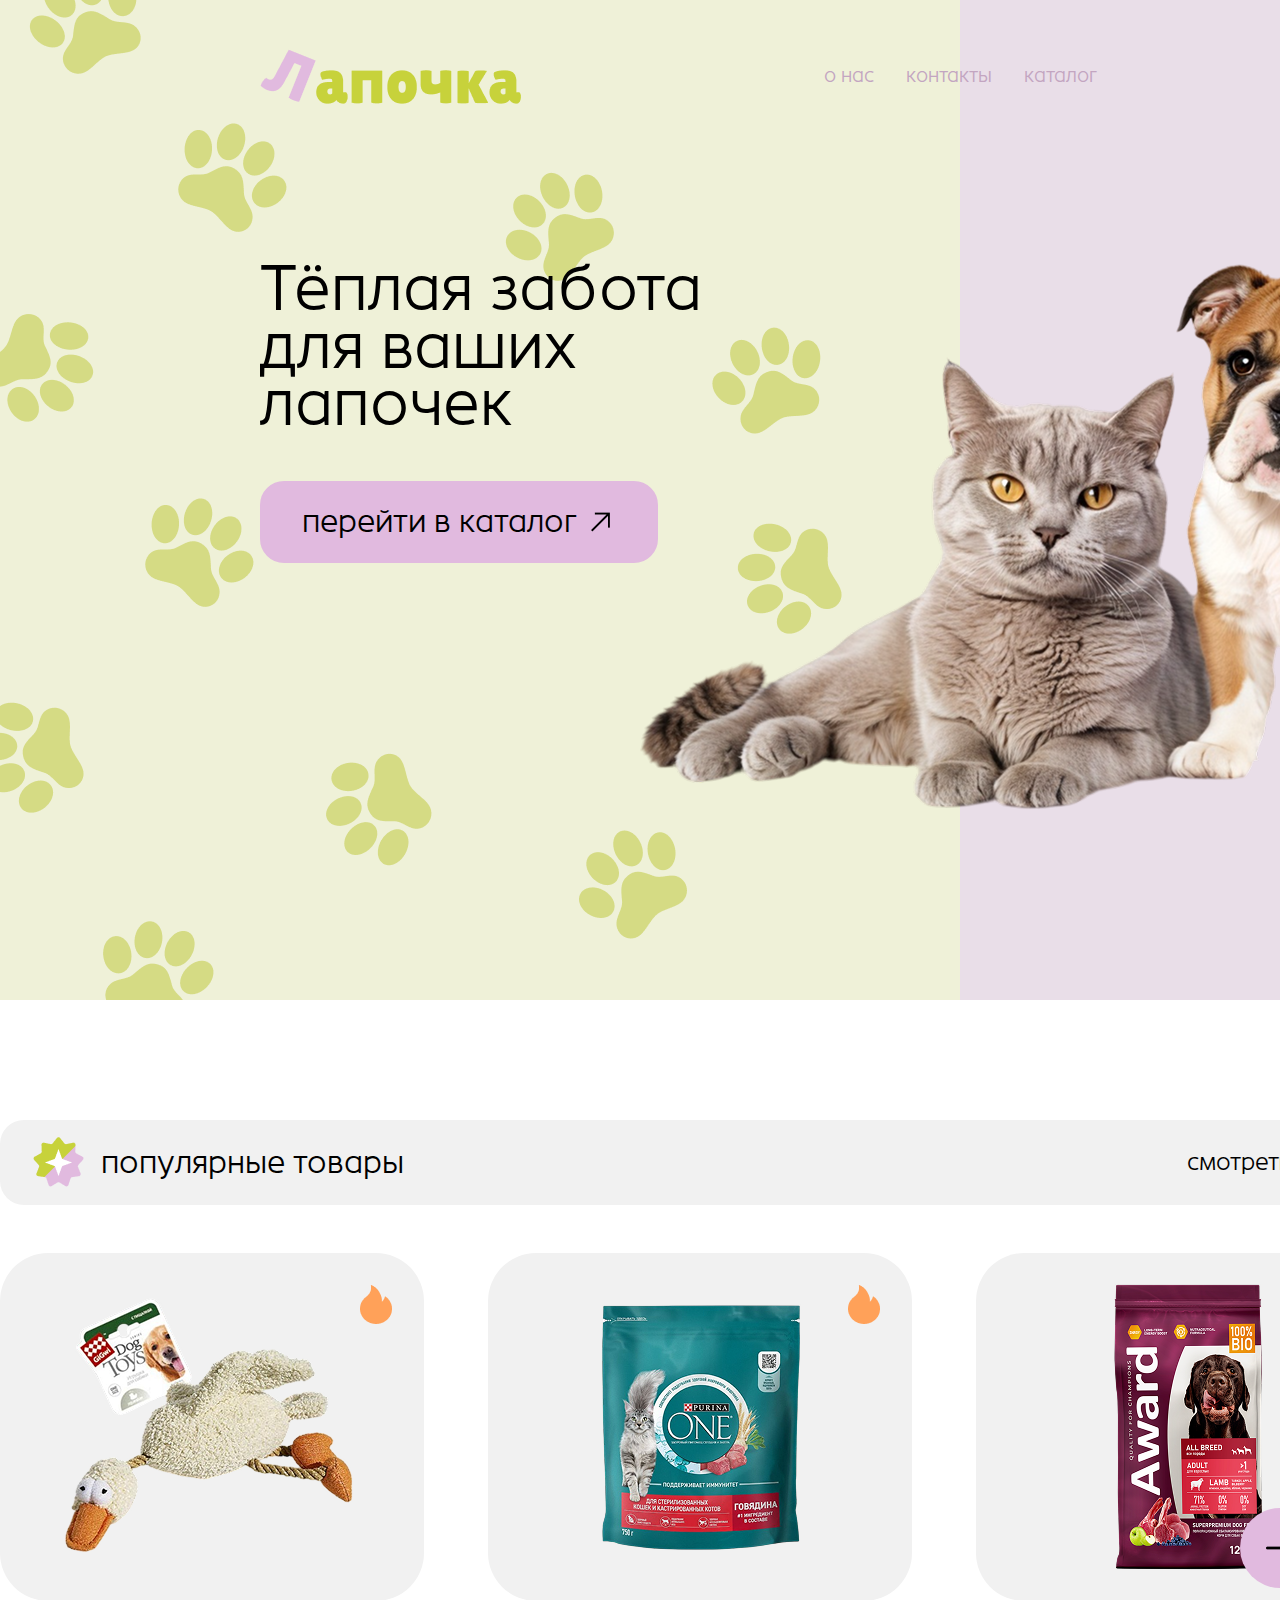
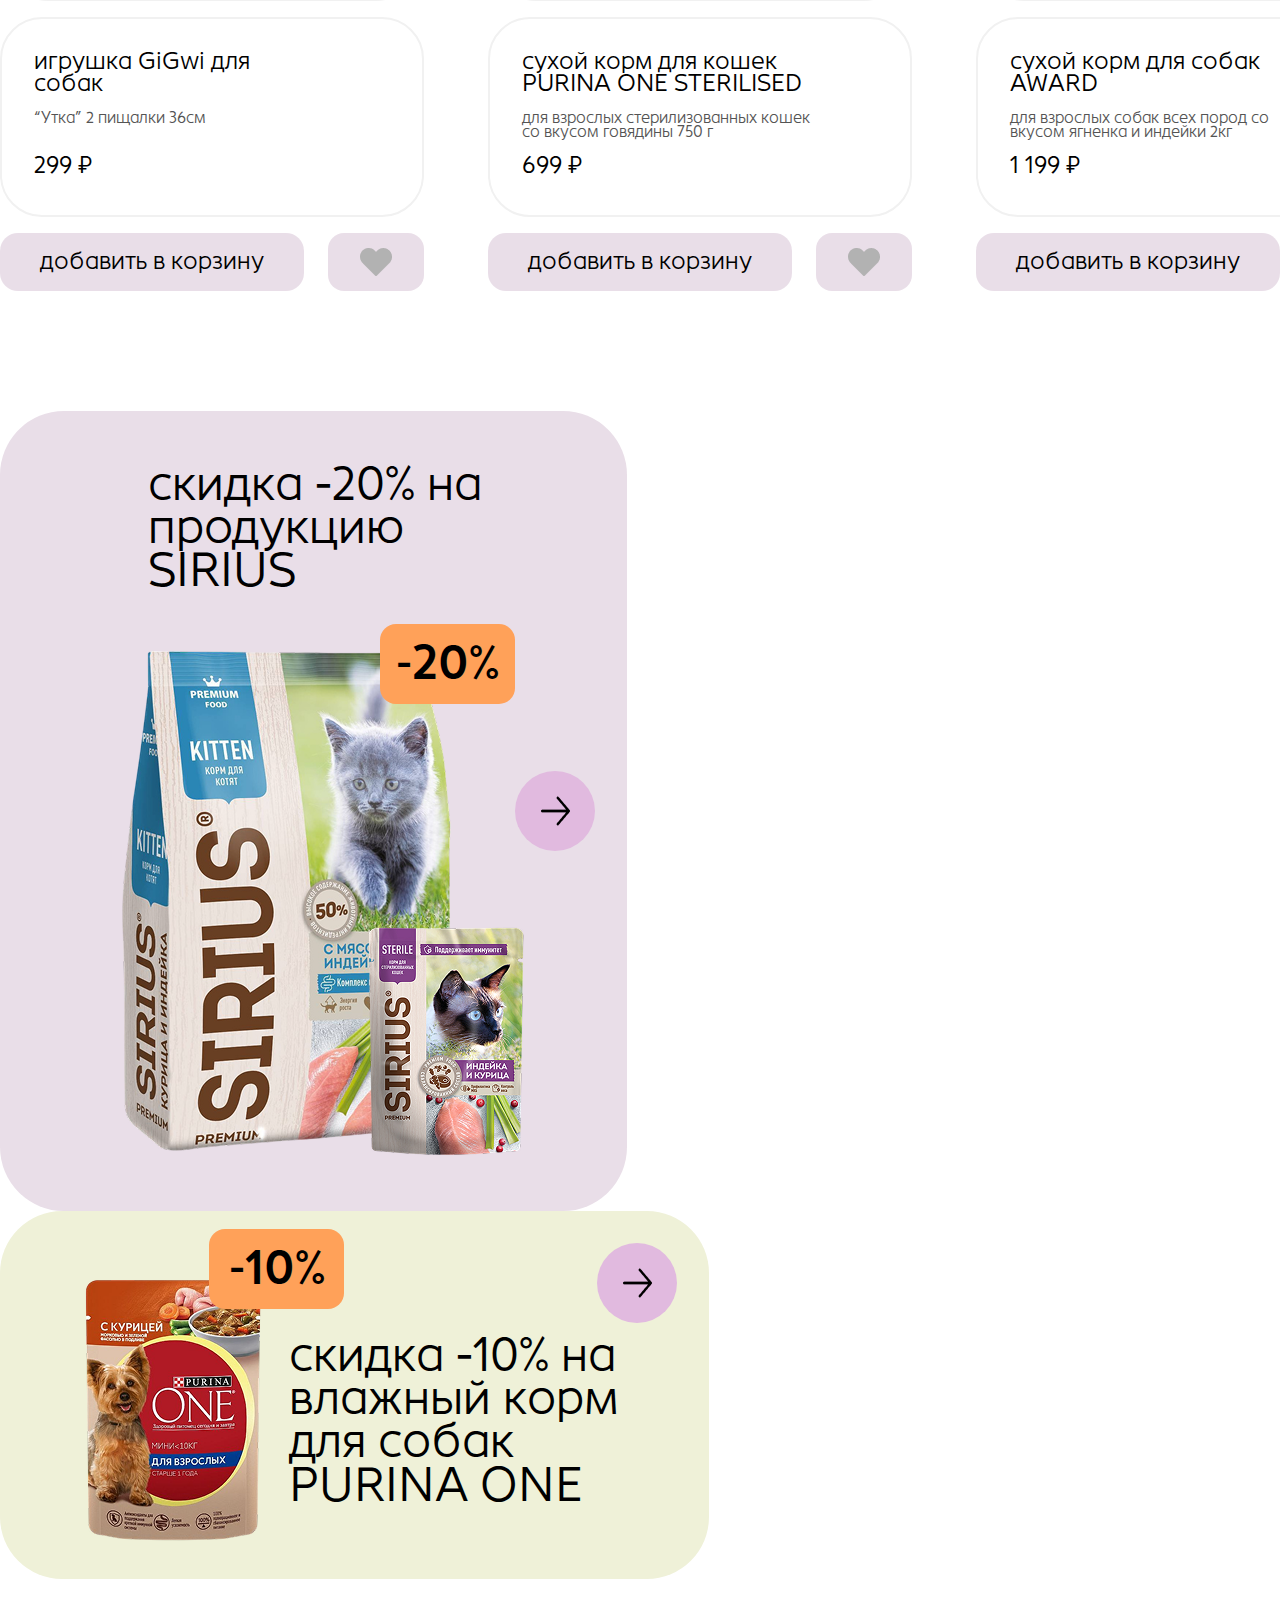
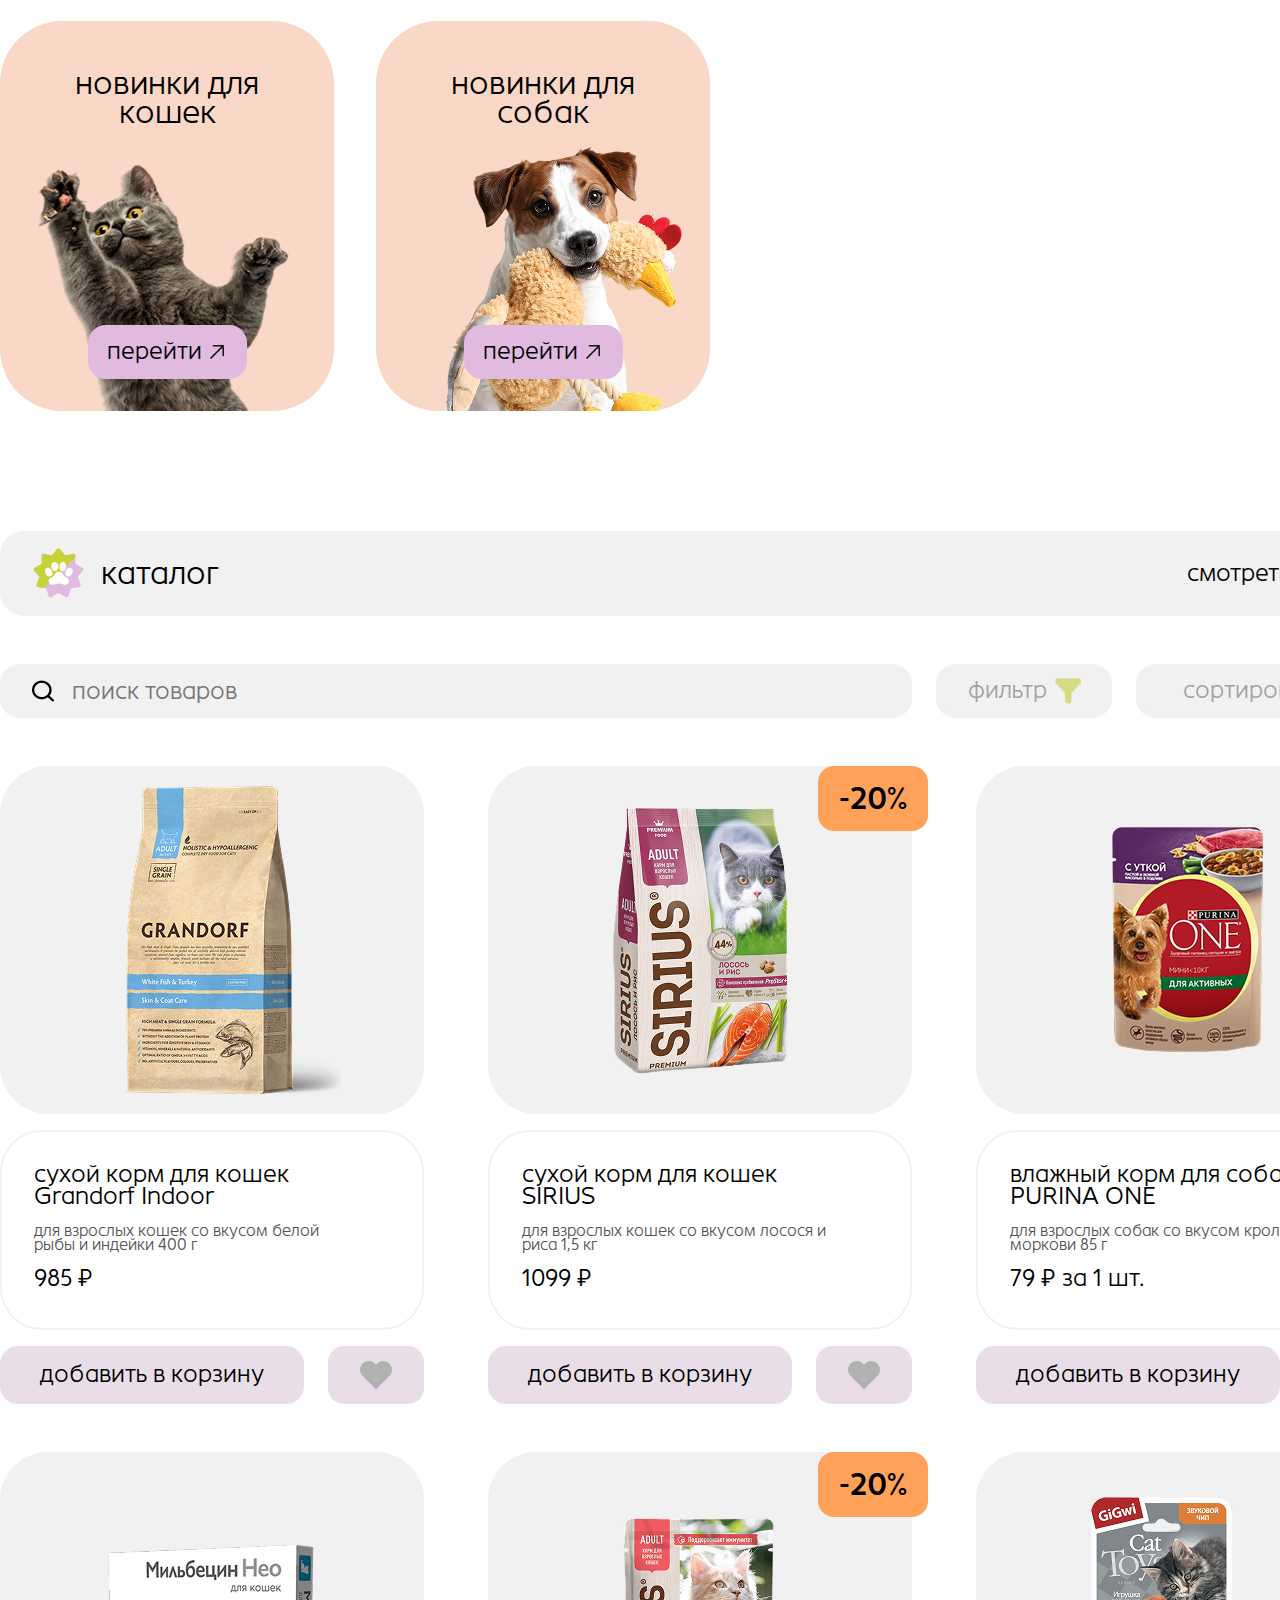
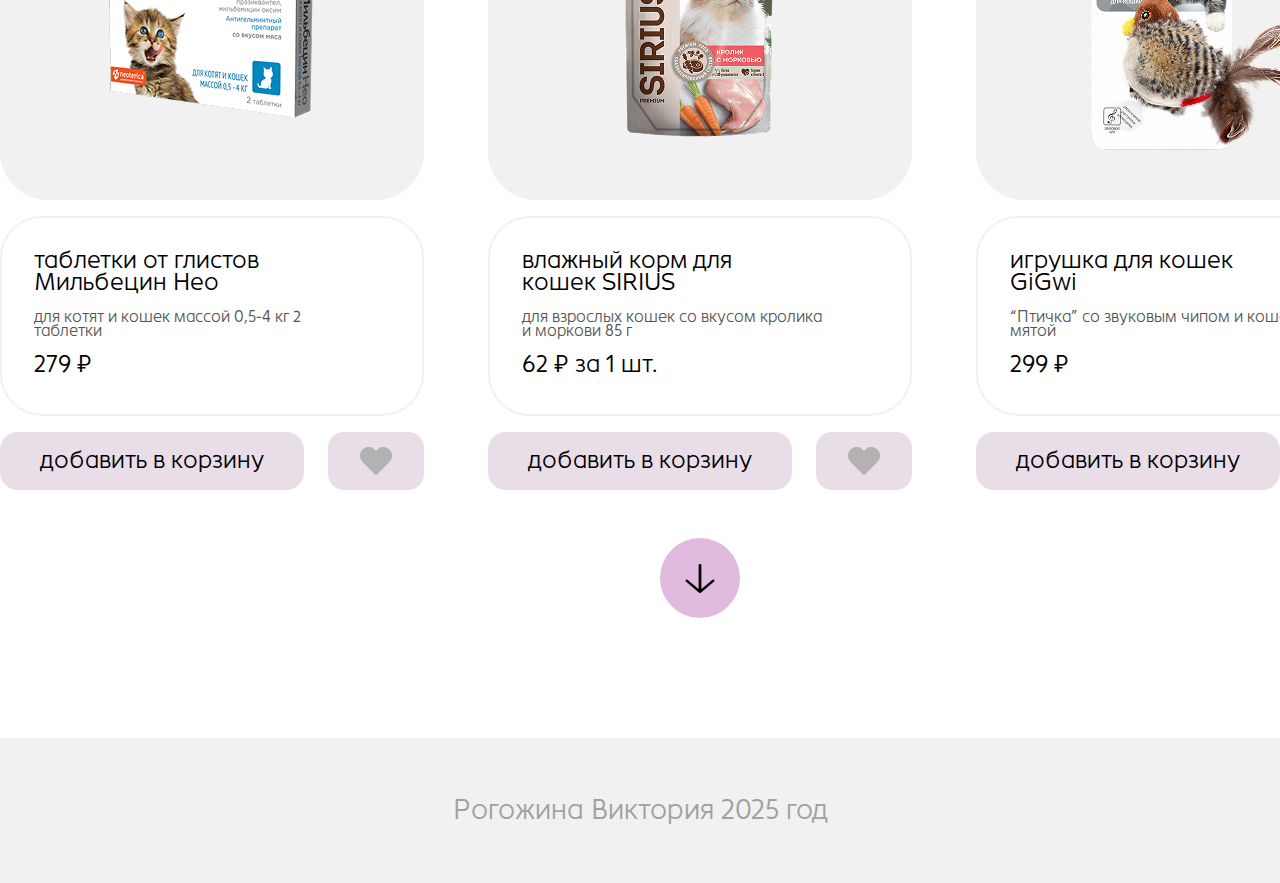
<file: index.html>
<!DOCTYPE html>
<html lang="ru">

<head>
    <meta charset="UTF-8">
    <meta name="viewport" content="width=device-width, initial-scale=1.0">
    <link rel="stylesheet" href="assets/css/style.css">
    <link rel="shortcut icon" href="assets/images/favicon/favicon.png" type="image/x-icon">
    <title>Лапочка - главная</title>
</head>

<body>
    <!-- header and banner start -->
    <div class="banner">
        <header class="container">
            <a href="index.html">
                <div class="logo">
                    <img src="assets/images/header/logo.png" alt="">
                </div>
            </a>

            <input type="checkbox" id="burger">
            <label for="burger">
                <span></span>
            </label>

            <nav>
                <a href="about.html">о нас</a>
                <a href="contacts.html">контакты</a>
                <a href="catalog.html">каталог</a>
            </nav>

            <div class="header_content">


                <div class="icons">
                    <div class="icon">
                        <img src="assets/images/header/icon1.png" alt="">
                    </div>

                    <a href="bag.html">
                        <div class="icon">
                            <img src="assets/images/header/icon2.png" alt="">
                        </div>
                    </a>

                    <a href="account.html">
                        <div class="icon">
                            <img src="assets/images/header/icon3.png" alt="">
                        </div>
                    </a>
                </div>
            </div>
        </header>

        <div class="banner_content container">

            <div class="banner_info">
                <div class="banner_text">
                    <h1>Тёплая забота для ваших лапочек</h1>

                    <a href="catalog.html" class="banner_btn">
                        перейти в каталог
                        <img src="assets/images/banner/arrow_up.png" alt="">
                    </a>
                </div>

                <div class="banner_img">
                    <img src="assets/images/banner/banner_pic.png" alt="" class="banner_pic">
                </div>
            </div>
        </div>
    </div>
    <!-- header and banner end -->

    <!-- popular start -->
    <div class="popular container my-120">
        <div class="title">
            <div class="title1">
                <img src="assets/images/popular/icon.png" alt="">
                <h2>популярные товары</h2>
            </div>

            <div class="title2">
                <a href="">смотреть все</a>
                <img src="assets/images/popular/arrow_right.png" alt="">
            </div>
        </div>

        <div class="popular_cards">
            <div class="pop_card">
                <div class="popcard_part1">
                    <img src="assets/images/popular/pop_img1.png" alt="">
                    <img src="assets/images/popular/pop.png" alt="" class="pop_fire">
                </div>

                <div class="popcard_part2">
                    <div class="popcard_text">
                        <h3>игрушка GiGwi для собак</h3>
                        <h4>“Утка” 2 пищалки 36см</h4>
                    </div>

                    <p>299 ₽</p>
                </div>

                <div class="popcard_part3">
                    <button class="pop_btn">добавить в корзину</button>

                    <div class="like">
                        <img src="assets/images/popular/heart.png" alt="">
                    </div>
                </div>
            </div>

            <div class="pop_card">
                <div class="popcard_part1">
                    <img src="assets/images/popular/pop_img2.png" alt="">
                    <img src="assets/images/popular/pop.png" alt="" class="pop_fire">
                </div>

                <div class="popcard_part2">
                    <div class="popcard_text">
                        <h3>сухой корм для кошек PURINA ONE STERILISED</h3>
                        <h4>для взрослых стерилизованных кошек со вкусом говядины 750 г</h4>
                    </div>

                    <p>699 ₽</p>
                </div>

                <div class="popcard_part3">
                    <button class="pop_btn">добавить в корзину</button>

                    <div class="like">
                        <img src="assets/images/popular/heart.png" alt="">
                    </div>
                </div>
            </div>

            <div class="pop_card">
                <div class="popcard_part1">
                    <img src="assets/images/popular/pop_img3.png" alt="">
                    <img src="assets/images/popular/pop.png" alt="" class="pop_fire">
                </div>

                <div class="popcard_part2">
                    <div class="popcard_text">
                        <h3>сухой корм для собак AWARD</h3>
                        <h4>для взрослых собак всех пород со вкусом ягненка и индейки 2кг</h4>
                    </div>

                    <p>1 199 ₽</p>
                </div>

                <div class="popcard_part3">
                    <button class="pop_btn">добавить в корзину</button>

                    <div class="like">
                        <img src="assets/images/popular/heart.png" alt="">
                    </div>
                </div>
            </div>

            <div class="arrow_right">
                <img src="assets/images/popular/arrow_right2.png" alt="">
            </div>
        </div>
    </div>
    <!-- popular end -->

    <!-- promotions start -->
    <div class="promotions container my-120">
        <div class="prom_leftcontent">
            <div class="prleft_content">
                <h2>скидка -20% на продукцию SIRIUS</h2>
                <img src="assets/images/promotions/prom_img1.png" alt="" class="prom_img1">
            </div>

            <div class="promotion1">
                <p>-20%</p>
            </div>

            <div class="arrow_right1">
                <img src="assets/images/popular/arrow_right2.png" alt="">
            </div>
        </div>

        <div class="prom_rightcontent">
            <div class="prom_up">
                <div class="prom_img">
                    <img src="assets/images/promotions/prom_img2.png" alt="" class="prom_img2">
                    <h2>скидка -10% на влажный корм для собак PURINA ONE</h2>
                </div>

                <div class="promotion2">
                    <p>-10%</p>
                </div>

                <div class="arrow_right2">
                    <img src="assets/images/popular/arrow_right2.png" alt="">
                </div>
            </div>

            <div class="cat_dog_cards">
                <div class="new_cat">
                    <div class="new_cat_content">
                        <h3>новинки для кошек</h3>
                        <button class="prom_btn">перейти
                            <img src="assets/images/promotions/arrow_up2.png" alt=""></button>
                    </div>

                    <img src="assets/images/promotions/prom_img3.png" alt="" class="cat_img">
                </div>

                <div class="new_dog">
                    <div class="new_dog_content">
                        <h3>новинки для собак</h3>
                        <button class="prom_btn">перейти
                            <img src="assets/images/promotions/arrow_up2.png" alt=""></button>
                    </div>

                    <img src="assets/images/promotions/prom_img4.png" alt="" class="dog_img">
                </div>
            </div>
        </div>
    </div>
    <!-- promotions end -->

    <!-- catalog start -->
    <div class="catalog container my-120">
        <div class="title">
            <div class="title1">
                <img src="assets/images/catalog/icon.png" alt="">
                <h2>каталог</h2>
            </div>

            <div class="title2">
                <a href="catalog.html">смотреть все</a>
                <img src="assets/images/popular/arrow_right.png" alt="">
            </div>
        </div>

        <div class="catalog_search_sort">
            <div class="catalog_searchbar">
                <img src="assets/images/header/loupe.png" alt="" class="loupe">
                <input type="text" class="cat_search_input" placeholder="поиск товаров">
            </div>

            <div class="catalog_sorting">
                <button class="filter_btn">фильтр
                    <img src="assets/images/catalog/filter.png" alt="">
                </button>

                <button class="sort_btn">сортировка
                    <img src="assets/images/catalog/sort.png" alt="">
                </button>
            </div>
        </div>

        <div class="catalog_cards">
            <div class="catalog_cards_row1">
                <a href="card.html">
                    <div class="catalog_card">
                        <div class="card_part1">
                            <img src="assets/images/catalog/cat_img1.png" alt="">
                        </div>

                        <div class="card_part2">
                            <div class="popcard_text">
                                <h3>сухой корм для кошек Grandorf Indoor</h3>
                                <h4>для взрослых кошек со вкусом белой рыбы и индейки 400 г</h4>
                            </div>

                            <p>985 ₽</p>
                        </div>

                        <div class="card_part3">
                            <button class="catalog_btn">добавить в корзину</button>

                            <div class="like">
                                <img src="assets/images/popular/heart.png" alt="">
                            </div>
                        </div>
                    </div>
                </a>

                <div class="catalog_card">
                    <div class="card_part1">
                        <img src="assets/images/catalog/cat_img2.png" alt="">

                        <div class="catalog_promotion">
                            <p>-20%</p>
                        </div>
                    </div>

                    <div class="card_part2">
                        <div class="popcard_text">
                            <h3>сухой корм для кошек SIRIUS</h3>
                            <h4>для взрослых кошек со вкусом лосося и риса 1,5 кг</h4>
                        </div>

                        <p>1099 ₽</p>
                    </div>

                    <div class="card_part3">
                        <button class="catalog_btn">добавить в корзину</button>

                        <div class="like">
                            <img src="assets/images/popular/heart.png" alt="">
                        </div>
                    </div>
                </div>

                <div class="catalog_card">
                    <div class="card_part1">
                        <img src="assets/images/catalog/cat_img3.png" alt="">

                        <div class="catalog_promotion">
                            <p>-10%</p>
                        </div>
                    </div>

                    <div class="card_part2">
                        <div class="popcard_text">
                            <h3>влажный корм для собак PURINA ONE</h3>
                            <h4>для взрослых собак со вкусом кролика и моркови 85 г</h4>
                        </div>

                        <p>79 ₽ за 1 шт.</p>
                    </div>

                    <div class="card_part3">
                        <button class="catalog_btn">добавить в корзину</button>

                        <div class="like">
                            <img src="assets/images/popular/heart.png" alt="">
                        </div>
                    </div>
                </div>
            </div>

            <div class="catalog_cards_row2">
                <div class="catalog_card">
                    <div class="card_part1">
                        <img src="assets/images/catalog/cat_img4.png" alt="">
                    </div>

                    <div class="card_part2">
                        <div class="popcard_text">
                            <h3>таблетки от глистов Мильбецин Нео</h3>
                            <h4>для котят и кошек массой 0,5-4 кг 2 таблетки</h4>
                        </div>

                        <p>279 ₽</p>
                    </div>

                    <div class="card_part3">
                        <button class="catalog_btn">добавить в корзину</button>

                        <div class="like">
                            <img src="assets/images/popular/heart.png" alt="">
                        </div>
                    </div>
                </div>

                <div class="catalog_card">
                    <div class="card_part1">
                        <img src="assets/images/catalog/cat_img5.png" alt="">

                        <div class="catalog_promotion">
                            <p>-20%</p>
                        </div>
                    </div>

                    <div class="card_part2">
                        <div class="popcard_text">
                            <h3>влажный корм для кошек SIRIUS</h3>
                            <h4>для взрослых кошек со вкусом кролика и моркови 85 г</h4>
                        </div>

                        <p>62 ₽ за 1 шт.</p>
                    </div>

                    <div class="card_part3">
                        <button class="catalog_btn">добавить в корзину</button>

                        <div class="like">
                            <img src="assets/images/popular/heart.png" alt="">
                        </div>
                    </div>
                </div>

                <div class="catalog_card">
                    <div class="card_part1">
                        <img src="assets/images/catalog/cat_img6.png" alt="">
                    </div>

                    <div class="card_part2">
                        <div class="popcard_text">
                            <h3>игрушка для кошек GiGwi</h3>
                            <h4>“Птичка” со звуковым чипом и кошачей мятой</h4>
                        </div>

                        <p>299 ₽</p>
                    </div>

                    <div class="card_part3">
                        <button class="catalog_btn">добавить в корзину</button>

                        <div class="like">
                            <img src="assets/images/popular/heart.png" alt="">
                        </div>
                    </div>
                </div>
            </div>
        </div>

        <div class="arrow_down">
            <img src="assets/images/catalog/arrow_down.png" alt="">
        </div>
    </div>
    <!-- catalog end -->

    <!-- footer start -->
    <div class="footer my-120">
        <div class="footer_content container">
            <h2>Рогожина Виктория 2025 год</h2>
        </div>
    </div>
    <!-- footer end -->

    <script>
        document.addEventListener("DOMContentLoaded", function () {
            document.body.classList.add("loaded");
        });

        document.querySelectorAll("a").forEach(link => {
            link.addEventListener("click", function (e) {
                e.preventDefault();
                let href = this.href;
                document.body.style.opacity = "0";
                setTimeout(() => window.location.href = href, 500);
            });
        });
    </script>
</body>

</html>
</file>
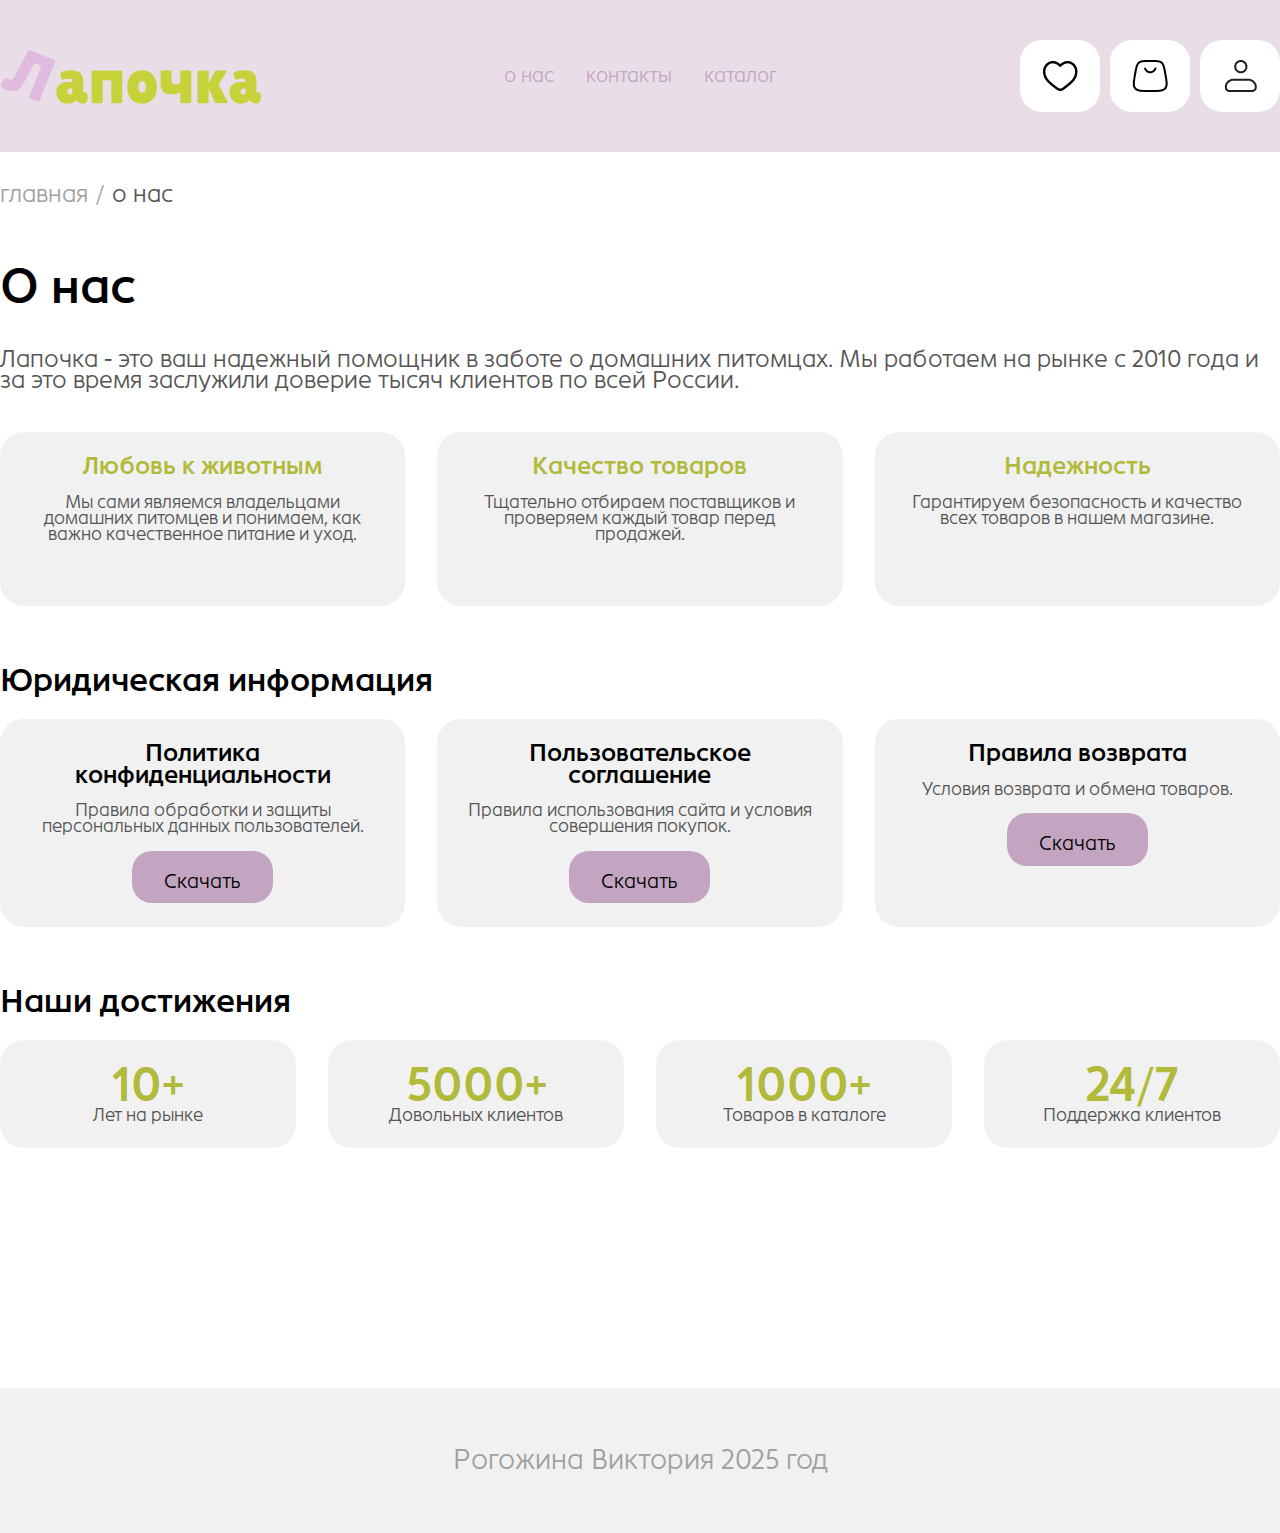
<file: about.html>
<!DOCTYPE html>
<html lang="ru">

<head>
    <meta charset="UTF-8">
    <meta name="viewport" content="width=device-width, initial-scale=1.0">
    <title>Лапочка - о нас</title>
    <link rel="stylesheet" href="assets/css/about.css">
    <link rel="shortcut icon" href="assets/images/favicon/favicon.png" type="image/x-icon">
</head>

<body>
    <!-- header start -->
    <div class="header">
        <header class="container">
            <a href="index.html">
                <div class="logo">
                    <img src="assets/images/header/logo.png" alt="">
                </div>
            </a>

            <input type="checkbox" id="burger">
            <label for="burger">
                <span></span>
            </label>

            <nav>
                <a href="about.html">о нас</a>
                <a href="contacts.html">контакты</a>
                <a href="catalog.html">каталог</a>
            </nav>

            <div class="header_content">


                <div class="icons">
                    <div class="icon">
                        <img src="assets/images/header/icon1.png" alt="">
                    </div>

                    <a href="bag.html">
                        <div class="icon">
                            <img src="assets/images/header/icon2.png" alt="">
                        </div>
                    </a>

                    <a href="account.html">
                        <div class="icon">
                            <img src="assets/images/header/icon3.png" alt="">
                        </div>
                    </a>
                </div>
            </div>
        </header>
    </div>

    <!-- header end -->

    <div class="href container">
        <a href="index.html">главная</a>
        <p>/</p>
        <a href="about.html"><span>о нас</span></a>
    </div>

    <!-- about start -->
    <main class="about-page">
        <div class="container">
            <h1>О нас</h1>

            <section class="about-info">
                <p>Лапочка - это ваш надежный помощник в заботе о домашних питомцах. Мы работаем на рынке с 2010 года и
                    за это время заслужили доверие тысяч клиентов по всей России.</p>

                <div class="about-features">
                    <div class="feature">
                        <i class="fas fa-heart"></i>
                        <h3>Любовь к животным</h3>
                        <p>Мы сами являемся владельцами домашних питомцев и понимаем, как важно качественное питание и
                            уход.</p>
                    </div>
                    <div class="feature">
                        <i class="fas fa-check-circle"></i>
                        <h3>Качество товаров</h3>
                        <p>Тщательно отбираем поставщиков и проверяем каждый товар перед продажей.</p>
                    </div>
                    <div class="feature">
                        <i class="fas fa-handshake"></i>
                        <h3>Надежность</h3>
                        <p>Гарантируем безопасность и качество всех товаров в нашем магазине.</p>
                    </div>
                </div>
            </section>

            <section class="legal-docs">
                <h2>Юридическая информация</h2>
                <div class="docs-grid">
                    <div class="doc-item">
                        <i class="fas fa-file-alt"></i>
                        <h3>Политика конфиденциальности</h3>
                        <p>Правила обработки и защиты персональных данных пользователей.</p>
                        <a href="#" class="btn" download>
                            <i class="fas fa-download"></i> Скачать
                        </a>
                    </div>
                    <div class="doc-item">
                        <i class="fas fa-file-contract"></i>
                        <h3>Пользовательское соглашение</h3>
                        <p>Правила использования сайта и условия совершения покупок.</p>
                        <a href="#" class="btn" download>
                            <i class="fas fa-download"></i> Скачать
                        </a>
                    </div>
                    <div class="doc-item">
                        <i class="fas fa-file-invoice"></i>
                        <h3>Правила возврата</h3>
                        <p>Условия возврата и обмена товаров.</p>
                        <a href="#" class="btn" download>
                            <i class="fas fa-download"></i> Скачать
                        </a>
                    </div>
                </div>
            </section>

            <section class="company-stats">
                <h2>Наши достижения</h2>
                <div class="stats-grid">
                    <div class="stat-item">
                        <span class="number">10+</span>
                        <p>Лет на рынке</p>
                    </div>
                    <div class="stat-item">
                        <span class="number">5000+</span>
                        <p>Довольных клиентов</p>
                    </div>
                    <div class="stat-item">
                        <span class="number">1000+</span>
                        <p>Товаров в каталоге</p>
                    </div>
                    <div class="stat-item">
                        <span class="number">24/7</span>
                        <p>Поддержка клиентов</p>
                    </div>
                </div>
            </section>
        </div>
    </main>
    <!-- about end -->

    <!-- footer start -->
    <div class="footer my-120">
        <div class="footer_content container">
            <h2>Рогожина Виктория 2025 год</h2>
        </div>
    </div>
    <!-- footer end -->

    <script>
        document.addEventListener("DOMContentLoaded", function () {
            document.body.classList.add("loaded");
        });

        document.querySelectorAll("a").forEach(link => {
            link.addEventListener("click", function (e) {
                e.preventDefault();
                let href = this.href;
                document.body.style.opacity = "0";
                setTimeout(() => window.location.href = href, 500);
            });
        });
    </script>
</body>

</html>
</file>
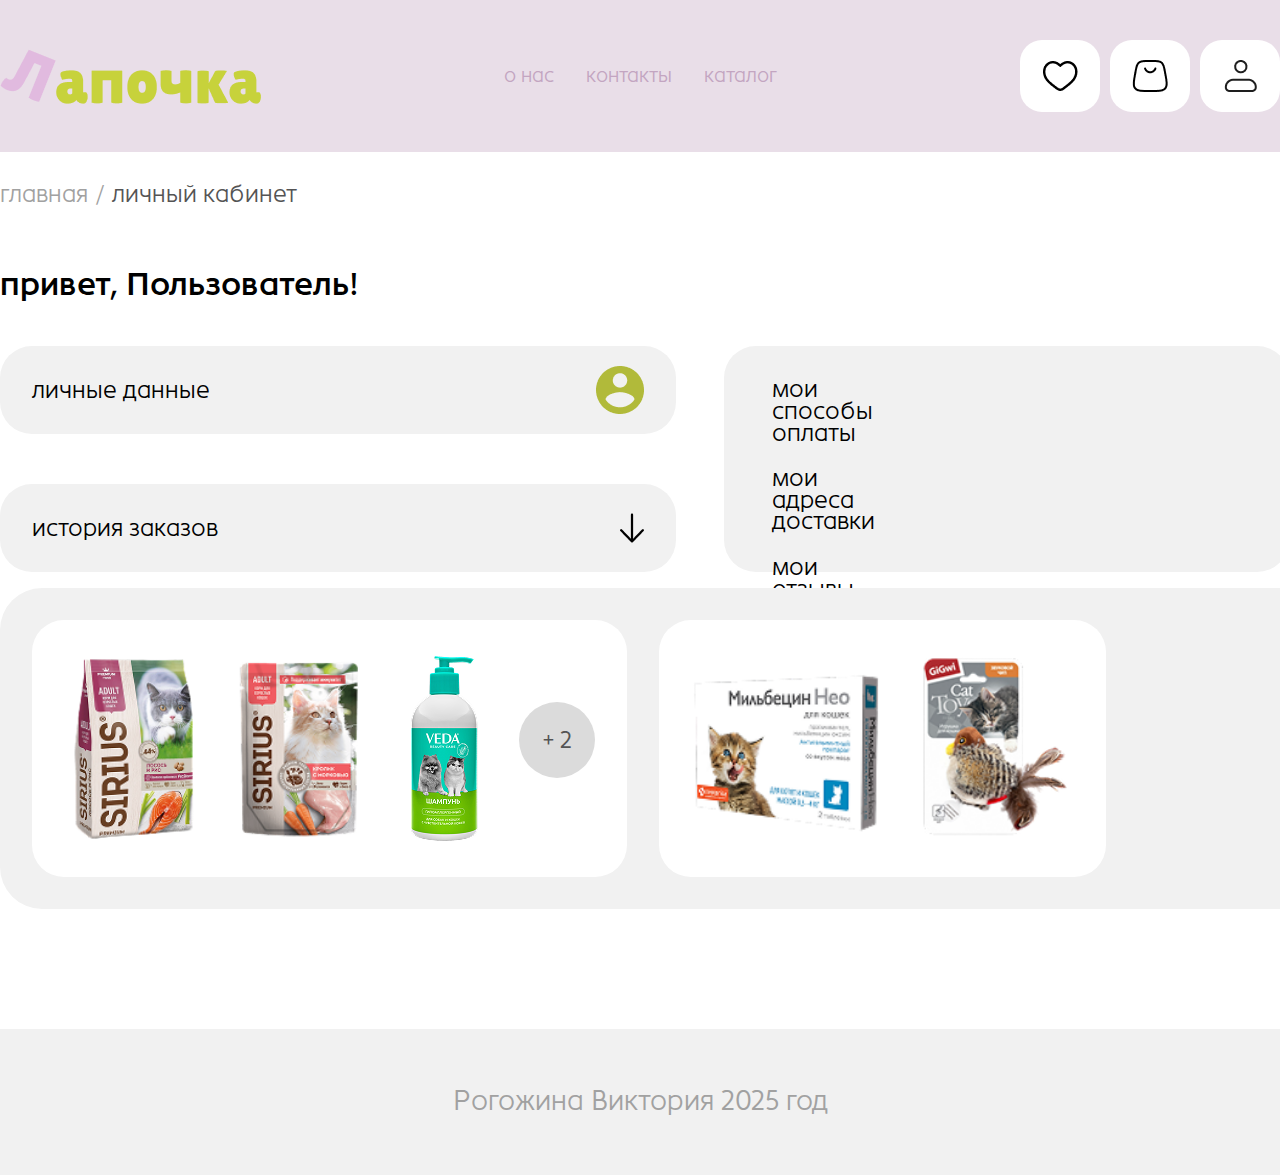
<file: account.html>
<!DOCTYPE html>
<html lang="ru">

<head>
    <meta charset="UTF-8">
    <meta name="viewport" content="width=device-width, initial-scale=1.0">
    <title>Лапочка - личный кабинет</title>
    <link rel="stylesheet" href="assets/css/account.css">
    <link rel="shortcut icon" href="assets/images/favicon/favicon.png" type="image/x-icon">
</head>

<body>
    <!-- header start -->
    <div class="header">
        <header class="container">
            <a href="index.html">
                <div class="logo">
                    <img src="assets/images/header/logo.png" alt="">
                </div>
            </a>

            <input type="checkbox" id="burger">
            <label for="burger">
                <span></span>
            </label>

            <nav>
                <a href="about.html">о нас</a>
                <a href="contacts.html">контакты</a>
                <a href="catalog.html">каталог</a>
            </nav>

            <div class="header_content">


                <div class="icons">
                    <div class="icon">
                        <img src="assets/images/header/icon1.png" alt="">
                    </div>

                    <a href="bag.html">
                        <div class="icon">
                            <img src="assets/images/header/icon2.png" alt="">
                        </div>
                    </a>

                    <a href="account.html">
                        <div class="icon">
                            <img src="assets/images/header/icon3.png" alt="">
                        </div>
                    </a>
                </div>
            </div>
        </header>
    </div>

    <!-- header end -->

    <div class="href container">
        <a href="index.html">главная</a>
        <p>/</p>
        <a href=""><span>личный кабинет</span></a>
    </div>

    <!-- account start -->
    <div class="account container">
        <h2>привет, Пользователь!</h2>

        <div class="account_content_up">
            <div class="account_left_content">
                <div class="left_content_area1">
                    <h3>личные данные</h3>
                    <img src="assets/images/account/icon.png" alt="">
                </div>

                <div class="left_content_area">
                    <h3>история заказов</h3>
                    <img src="assets/images/account/arrow_down.png" alt="">
                </div>
            </div>

            <div class="account_right_content">
                <a href="#">мои способы оплаты</a>
                <a href="#">мои адреса доставки</a>
                <a href="#">мои отзывы</a>
                <a href="#">мои промокоды</a>
            </div>
        </div>

        <div class="account_content_down">
            <div class="order">
                <img src="assets/images/account/acc_img1.png" alt="">
                <img src="assets/images/account/acc_img2.png" alt="">
                <img src="assets/images/account/acc_img3.png" alt="">

                <div class="plus">
                    <p>+ 2</p>
                </div>
            </div>

            <div class="order">
                <img src="assets/images/account/acc_img4.png" alt="">
                <img src="assets/images/account/acc_img5.png" alt="">
            </div>
        </div>
    </div>
    <!-- account end -->

    <!-- footer start -->
    <div class="footer my-120">
        <div class="footer_content container">
            <h2>Рогожина Виктория 2025 год</h2>
        </div>
    </div>
    <!-- footer end -->

    <script>
        document.addEventListener("DOMContentLoaded", function () {
            document.body.classList.add("loaded");
        });

        document.querySelectorAll("a").forEach(link => {
            link.addEventListener("click", function (e) {
                e.preventDefault();
                let href = this.href;
                document.body.style.opacity = "0";
                setTimeout(() => window.location.href = href, 500);
            });
        });
    </script>
</body>

</html>
</file>
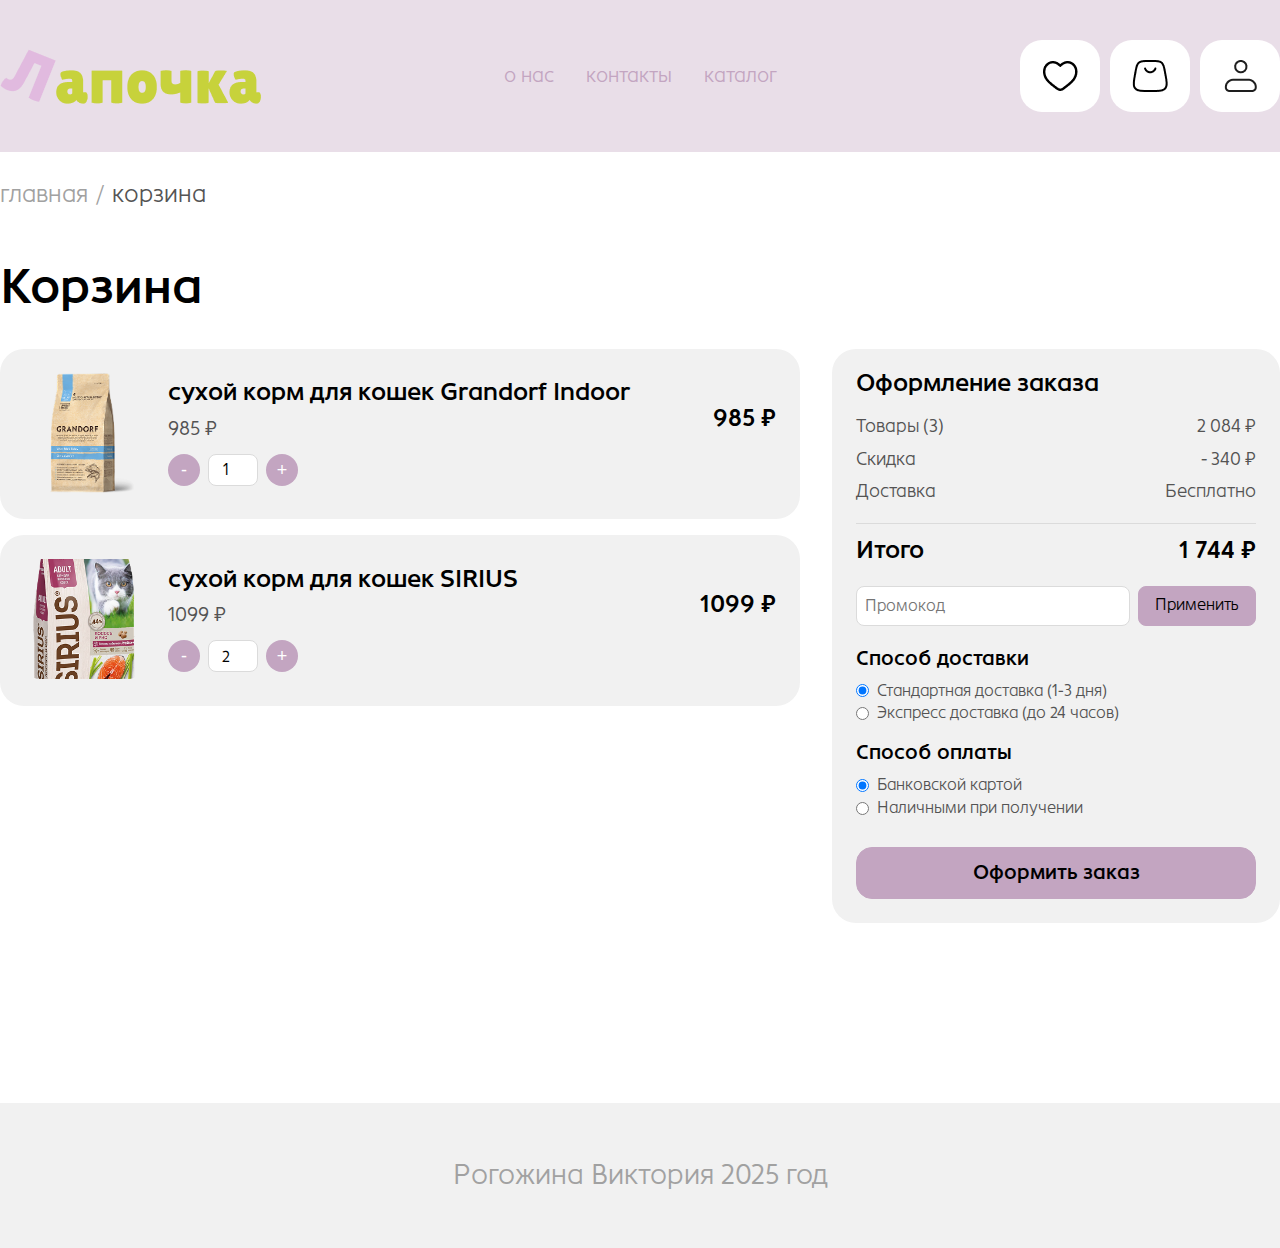
<file: bag.html>
<!DOCTYPE html>
<html lang="ru">

<head>
    <meta charset="UTF-8">
    <meta name="viewport" content="width=device-width, initial-scale=1.0">
    <title>Лапочка - корзина</title>
    <link rel="stylesheet" href="assets/css/bag.css">
    <link rel="shortcut icon" href="assets/images/favicon/favicon.png" type="image/x-icon">
</head>

<body>
    <!-- header start -->
    <div class="header">
        <header class="container">
            <a href="index.html">
                <div class="logo">
                    <img src="assets/images/header/logo.png" alt="">
                </div>
            </a>

            <input type="checkbox" id="burger">
            <label for="burger">
                <span></span>
            </label>

            <nav>
                <a href="about.html">о нас</a>
                <a href="contacts.html">контакты</a>
                <a href="catalog.html">каталог</a>
            </nav>

            <div class="header_content">
               

                <div class="icons">
                    <div class="icon">
                        <img src="assets/images/header/icon1.png" alt="">
                    </div>

                    <a href="bag.html">
                        <div class="icon">
                            <img src="assets/images/header/icon2.png" alt="">
                        </div>
                    </a>

                    <a href="account.html">
                        <div class="icon">
                            <img src="assets/images/header/icon3.png" alt="">
                        </div>
                    </a>
                </div>
            </div>
        </header>
    </div>

    <!-- header end -->

    <div class="href container">
        <a href="index.html">главная</a>
        <p>/</p>
        <a href=""><span>корзина</span></a>
    </div>

    <!-- bag start -->
    <main class="cart-page">
        <div class="container">
            <h1>Корзина</h1>

            <div class="cart-layout">
                <!-- Cart Items -->
                <div class="cart-items">
                    <div class="cart-item">
                        <div class="item-image">
                            <img src="assets/images/catalog/cat_img1.png" alt="">
                        </div>
                        <div class="item-info">
                            <h3>сухой корм для кошек Grandorf Indoor</h3>
                            <div class="item-price">985 ₽</div>
                            <div class="item-quantity">
                                <button class="quantity-btn minus">-</button>
                                <input type="number" value="1" min="1" max="10">
                                <button class="quantity-btn plus">+</button>
                            </div>
                        </div>
                        <div class="item-total">
                            <div class="total-price">985 ₽</div>
                            <button class="remove-item">
                                <i class="fas fa-trash"></i>
                            </button>
                        </div>
                    </div>

                    <div class="cart-item">
                        <div class="item-image">
                            <img src="assets/images/catalog/cat_img2.png" alt="Игрушка для кошек">
                        </div>
                        <div class="item-info">
                            <h3>сухой корм для кошек SIRIUS</h3>
                            <div class="item-price">1099 ₽</div>
                            <div class="item-quantity">
                                <button class="quantity-btn minus">-</button>
                                <input type="number" value="2" min="1" max="10">
                                <button class="quantity-btn plus">+</button>
                            </div>
                        </div>
                        <div class="item-total">
                            <div class="total-price">1099 ₽</div>
                            <button class="remove-item">
                                <i class="fas fa-trash"></i>
                            </button>
                        </div>
                    </div>
                </div>

                <!-- Order Summary -->
                <div class="order-summary">
                    <h2>Оформление заказа</h2>
                    <div class="summary-item">
                        <span>Товары (3)</span>
                        <span>2 084 ₽</span>
                    </div>
                    <div class="summary-item">
                        <span>Скидка</span>
                        <span>- 340 ₽</span>
                    </div>
                    <div class="summary-item">
                        <span>Доставка</span>
                        <span>Бесплатно</span>
                    </div>
                    <div class="summary-total">
                        <span>Итого</span>
                        <span>1 744 ₽</span>
                    </div>

                    <div class="promo-code">
                        <input type="text" placeholder="Промокод">
                        <button class="btn">Применить</button>
                    </div>

                    <div class="delivery-options">
                        <h3>Способ доставки</h3>
                        <label class="delivery-option">
                            <input type="radio" name="delivery" value="standard" checked>
                            <span>Стандартная доставка (1-3 дня)</span>
                        </label>
                        <label class="delivery-option">
                            <input type="radio" name="delivery" value="express">
                            <span>Экспресс доставка (до 24 часов)</span>
                        </label>
                    </div>

                    <div class="payment-options">
                        <h3>Способ оплаты</h3>
                        <label class="payment-option">
                            <input type="radio" name="payment" value="card" checked>
                            <span>Банковской картой</span>
                        </label>
                        <label class="payment-option">
                            <input type="radio" name="payment" value="cash">
                            <span>Наличными при получении</span>
                        </label>
                    </div>

                    <button class="btn checkout-btn">
                        Оформить заказ
                    </button>
                </div>
            </div>
        </div>
    </main>
    <!-- bag end -->

    <!-- footer start -->
    <div class="footer my-120">
        <div class="footer_content container">
            <h2>Рогожина Виктория 2025 год</h2>
        </div>
    </div>
    <!-- footer end -->

    <script>
        document.addEventListener("DOMContentLoaded", function () {
            document.body.classList.add("loaded");
        });

        document.querySelectorAll("a").forEach(link => {
            link.addEventListener("click", function (e) {
                e.preventDefault();
                let href = this.href;
                document.body.style.opacity = "0";
                setTimeout(() => window.location.href = href, 500);
            });
        });
    </script>
</body>

</html>
</file>
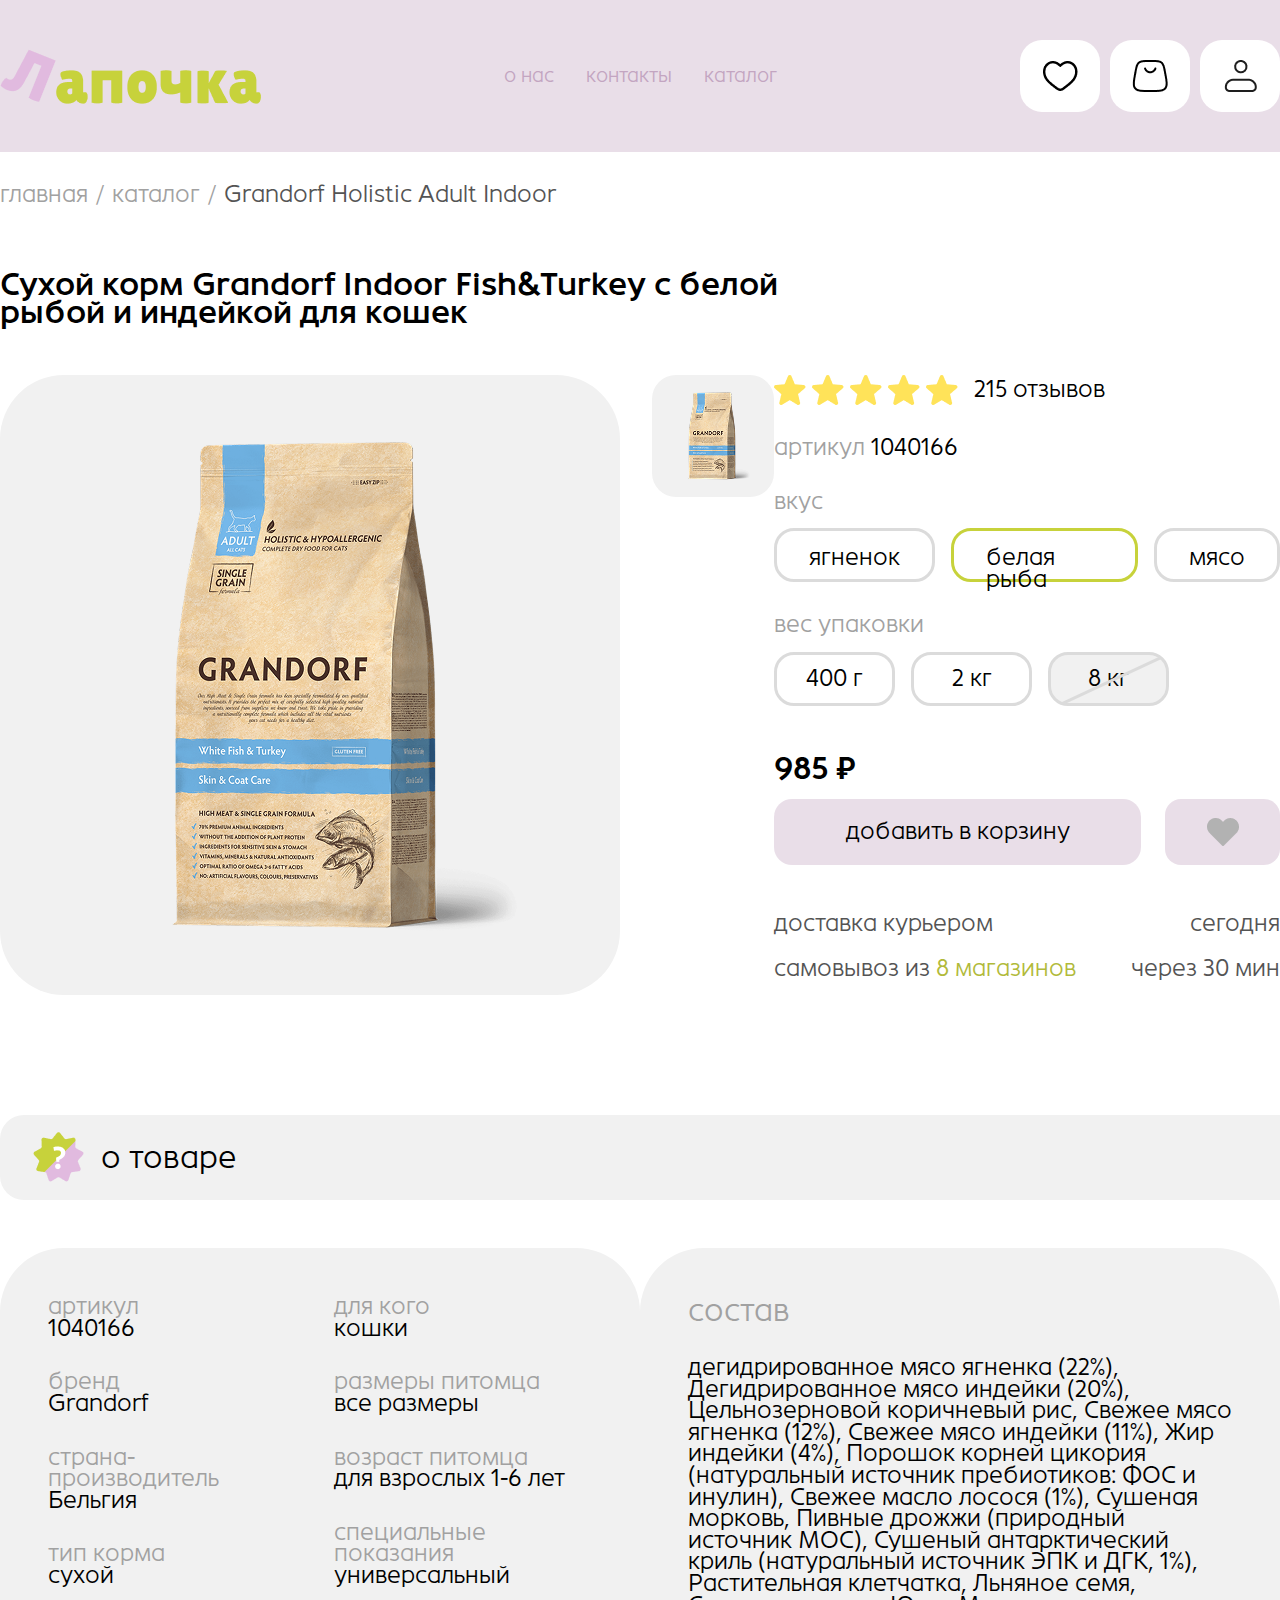
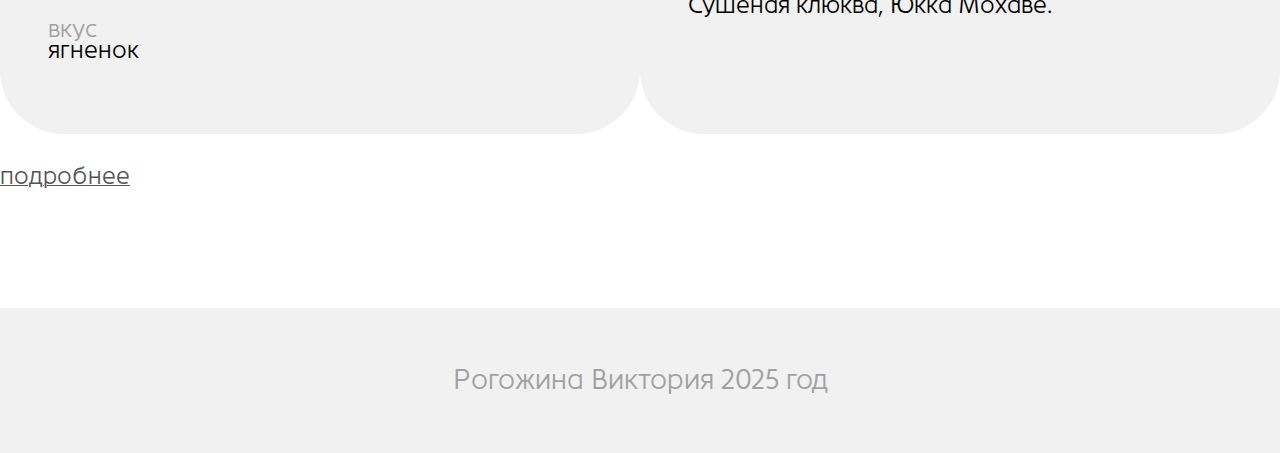
<file: card.html>
<!DOCTYPE html>
<html lang="ru">

<head>
    <meta charset="UTF-8">
    <meta name="viewport" content="width=device-width, initial-scale=1.0">
    <title>Лапочка - Grandorf Holistic Adult Indoor</title>
    <link rel="stylesheet" href="assets/css/card.css">
    <link rel="shortcut icon" href="assets/images/favicon/favicon.png" type="image/x-icon">
</head>

<body>
    <!-- header start -->
    <div class="header">
        <header class="container">
            <a href="index.html">
                <div class="logo">
                    <img src="assets/images/header/logo.png" alt="">
                </div>
            </a>

            <input type="checkbox" id="burger">
            <label for="burger">
                <span></span>
            </label>

            <nav>
                <a href="about.html">о нас</a>
                <a href="contacts.html">контакты</a>
                <a href="catalog.html">каталог</a>
            </nav>

            <div class="header_content">


                <div class="icons">
                    <div class="icon">
                        <img src="assets/images/header/icon1.png" alt="">
                    </div>

                    <a href="bag.html">
                        <div class="icon">
                            <img src="assets/images/header/icon2.png" alt="">
                        </div>
                    </a>

                    <a href="account.html">
                        <div class="icon">
                            <img src="assets/images/header/icon3.png" alt="">
                        </div>
                    </a>
                </div>
            </div>
        </header>
    </div>

    <!-- header end -->

    <div class="href container">
        <a href="index.html">главная</a>
        <p>/</p>
        <a href="catalog.html">каталог</a>
        <p>/</p>
        <a href=""><span>Grandorf Holistic Adult Indoor</span></a>
    </div>

    <!-- card start -->
    <div class="card container">
        <h2>Сухой корм Grandorf Indoor Fish&Turkey с белой рыбой и индейкой для кошек</h2>

        <div class="card_content">
            <div class="card_left">
                <div class="card_bg">
                    <img src="assets/images/card/card_img.png" alt="">
                </div>

                <div class="card_bg_min">
                    <img src="assets/images/card/card_min.png" alt="">
                </div>
            </div>

            <div class="card_right">
                <div class="card_right_up">
                    <div class="evaluation">
                        <div class="stars">
                            <img src="assets/images/card/star.png" alt="">
                            <img src="assets/images/card/star.png" alt="">
                            <img src="assets/images/card/star.png" alt="">
                            <img src="assets/images/card/star.png" alt="">
                            <img src="assets/images/card/star.png" alt="">
                        </div>

                        <h4>215 отзывов</h4>
                    </div>

                    <div class="articul">
                        <p>артикул <span>1040166</span></p>
                    </div>

                    <div class="taste">
                        <h4>вкус</h4>

                        <div class="taste_btns">
                            <div class="taste_btn">ягненок</div>
                            <span>
                                <div class="taste_btn1">белая рыба</div>
                            </span>
                            <div class="taste_btn">мясо</div>
                        </div>
                    </div>

                    <div class="weight">
                        <h4>вес упаковки</h4>

                        <div class="weight_btns">
                            <div class="weight_btn">400 г</div>
                            <div class="weight_btn">2 кг</div>
                            <div class="weight_btn_no">8 кг</div>
                        </div>
                    </div>
                </div>

                <div class="card_right_middle">
                    <h3>985 ₽</h3>

                    <div class="card_part3">
                        <button class="catalog_btn">добавить в корзину</button>

                        <div class="like">
                            <img src="assets/images/popular/heart.png" alt="">
                        </div>
                    </div>
                </div>

                <div class="card_right_down">
                    <div class="down1">
                        <h4>доставка курьером</h4>
                        <h4>самовывоз из <a href="#">8 магазинов</a></h4>
                    </div>

                    <div class="down2">
                        <h4>сегодня</h4>
                        <h4>через 30 мин</h4>
                    </div>
                </div>
            </div>
        </div>
    </div>
    <!-- card end -->

    <!-- about start -->
    <div class="about container my-120">
        <div class="title">
            <div class="title1">
                <img src="assets/images/card/icon.png" alt="">
                <h2>о товаре</h2>
            </div>
        </div>

        <div class="about_content">
            <div class="about_left">
                <div class="column">
                    <div class="ab_txt">
                        <h3>артикул</h3>
                        <a href="#">1040166</a>
                    </div>

                    <div class="ab_txt">
                        <h3>бренд</h3>
                        <a href="#">Grandorf</a>
                    </div>

                    <div class="ab_txt">
                        <h3>страна-производитель</h3>
                        <a href="#">Бельгия</a>
                    </div>

                    <div class="ab_txt">
                        <h3>тип корма</h3>
                        <a href="#">сухой</a>
                    </div>

                    <div class="ab_txt">
                        <h3>вкус</h3>
                        <a href="#">ягненок</a>
                    </div>
                </div>

                <div class="column">
                    <div class="ab_txt">
                        <h3>для кого</h3>
                        <a href="#">кошки</a>
                    </div>

                    <div class="ab_txt">
                        <h3>размеры питомца</h3>
                        <a href="#">все размеры</a>
                    </div>

                    <div class="ab_txt">
                        <h3>возраст питомца</h3>
                        <a href="#">для взрослых 1-6 лет</a>
                    </div>

                    <div class="ab_txt">
                        <h3>специальные показания</h3>
                        <a href="#">универсальный</a>
                    </div>
                </div>
            </div>

            <div class="about_right">
                <h2>состав</h2>
                <p>дегидрированное мясо ягненка (22%), Дегидрированное мясо индейки (20%), Цельнозерновой коричневый
                    рис, Свежее мясо ягненка (12%), Свежее мясо индейки (11%), Жир индейки (4%), Порошок корней цикория
                    (натуральный источник пребиотиков: ФОС и инулин), Свежее масло лосося (1%), Сушеная морковь, Пивные
                    дрожжи (природный источник МОС), Сушеный антарктический криль (натуральный источник ЭПК и ДГК, 1%),
                    Растительная клетчатка, Льняное семя, Сушеная клюква, Юкка Мохаве.
                </p>
            </div>
        </div>
        <div class="more">
            <a href="#">подробнее</a>
        </div>
    </div>
    <!-- about end -->

    <!-- footer start -->
    <div class="footer my-120">
        <div class="footer_content container">
            <h2>Рогожина Виктория 2025 год</h2>
        </div>
    </div>
    <!-- footer end -->

    <script>
        document.addEventListener("DOMContentLoaded", function () {
            document.body.classList.add("loaded");
        });

        document.querySelectorAll("a").forEach(link => {
            link.addEventListener("click", function (e) {
                e.preventDefault();
                let href = this.href;
                document.body.style.opacity = "0";
                setTimeout(() => window.location.href = href, 500);
            });
        });
    </script>
</body>

</html>
</file>
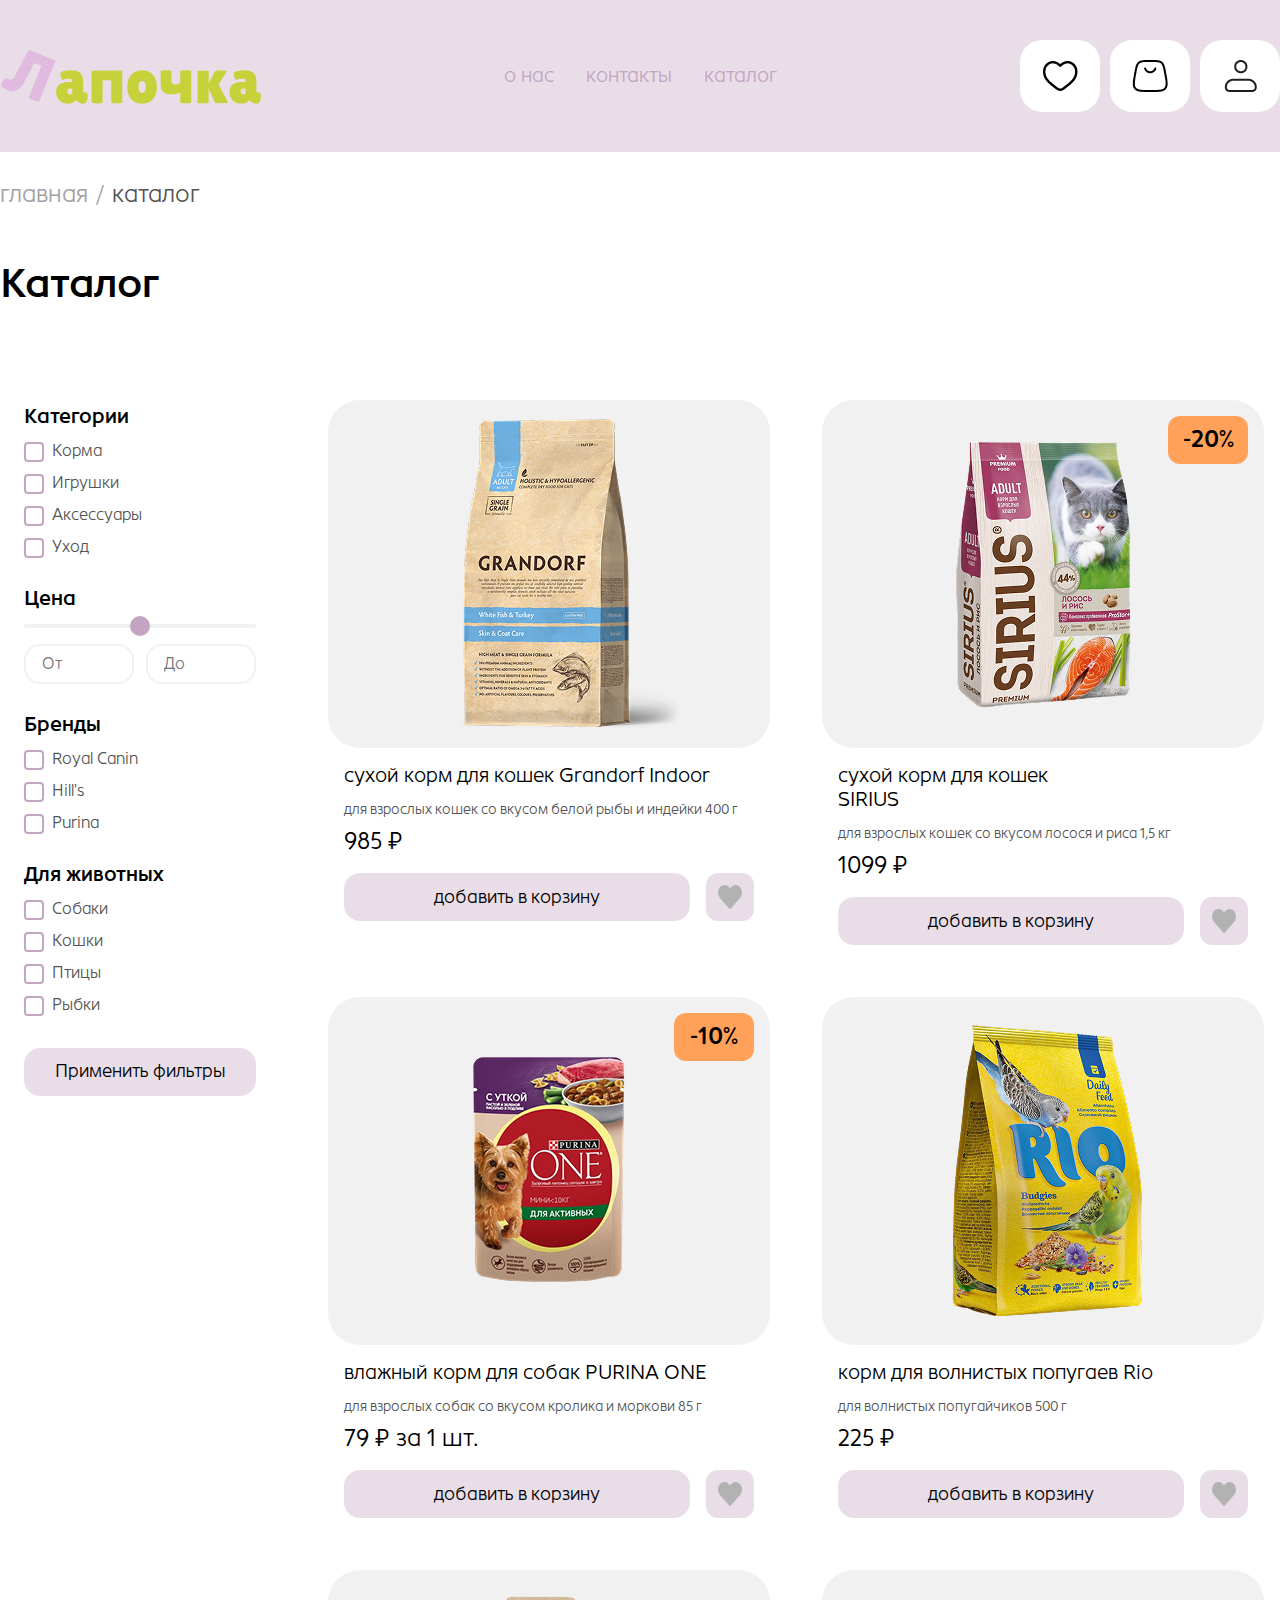
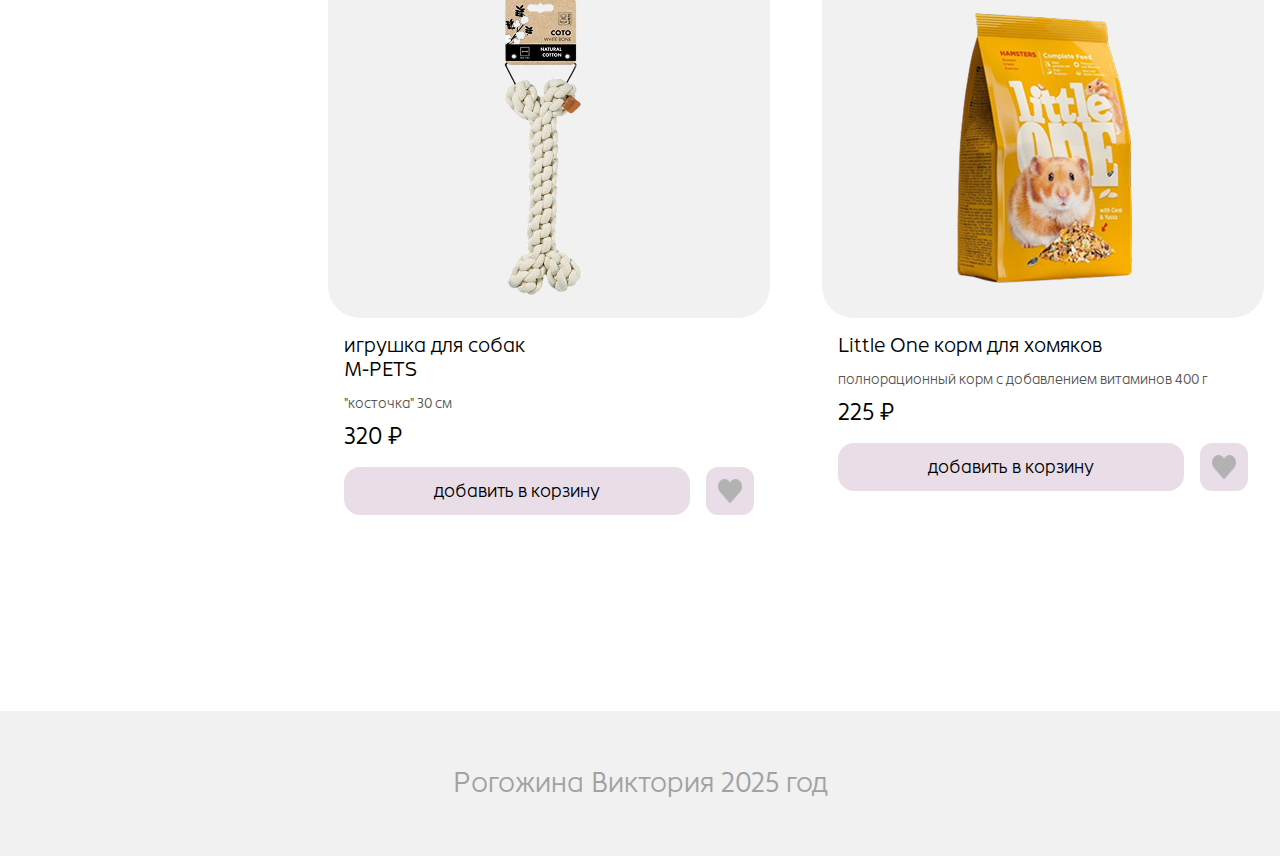
<file: catalog.html>
<!DOCTYPE html>
<html lang="ru">

<head>
    <meta charset="UTF-8">
    <meta name="viewport" content="width=device-width, initial-scale=1.0">
    <title>Лапочка - каталог</title>
    <link rel="stylesheet" href="assets/css/catalog.css">
    <link rel="shortcut icon" href="assets/images/favicon/favicon.png" type="image/x-icon">
</head>

<body>
    <!-- header start -->
    <div class="header">
        <header class="container">
            <a href="index.html">
                <div class="logo">
                    <img src="assets/images/header/logo.png" alt="">
                </div>
            </a>

            <input type="checkbox" id="burger">
            <label for="burger">
                <span></span>
            </label>

            <nav>
                <a href="about.html">о нас</a>
                <a href="contacts.html">контакты</a>
                <a href="catalog.html">каталог</a>
            </nav>

            <div class="header_content">


                <div class="icons">
                    <div class="icon">
                        <img src="assets/images/header/icon1.png" alt="">
                    </div>

                    <a href="bag.html">
                        <div class="icon">
                            <img src="assets/images/header/icon2.png" alt="">
                        </div>
                    </a>

                    <a href="account.html">
                        <div class="icon">
                            <img src="assets/images/header/icon3.png" alt="">
                        </div>
                    </a>
                </div>
            </div>
        </header>
    </div>

    <!-- header end -->

    <div class="href container">
        <a href="index.html">главная</a>
        <p>/</p>
        <a href=""><span>каталог</span></a>
    </div>

    <!-- catalog start -->
    <section class="catalog">
        <div class="container">
            <div class="catalog__inner">
                <h3 class="catalog__title">Каталог</h3>
                <div class="catalog__content">
                    <aside class="filters-sidebar">
                        <div class="filter-section">
                            <h3>Категории</h3>
                            <div class="filter-options">
                                <label class="filter-option">
                                    <input type="checkbox" name="category" value="food">
                                    Корма
                                </label>
                                <label class="filter-option">
                                    <input type="checkbox" name="category" value="toys">
                                    Игрушки
                                </label>
                                <label class="filter-option">
                                    <input type="checkbox" name="category" value="accessories">
                                    Аксессуары
                                </label>
                                <label class="filter-option">
                                    <input type="checkbox" name="category" value="care">
                                    Уход
                                </label>
                            </div>
                        </div>

                        <div class="filter-section">
                            <h3>Цена</h3>
                            <div class="price-range">
                                <input type="range" min="0" max="10000" step="100" class="price-slider">
                                <div class="price-inputs">
                                    <input type="number" placeholder="От" class="price-input">
                                    <input type="number" placeholder="До" class="price-input">
                                </div>
                            </div>
                        </div>

                        <div class="filter-section">
                            <h3>Бренды</h3>
                            <div class="filter-options">
                                <label class="filter-option">
                                    <input type="checkbox" name="brand" value="royal-canin">
                                    Royal Canin
                                </label>
                                <label class="filter-option">
                                    <input type="checkbox" name="brand" value="hills">
                                    Hill's
                                </label>
                                <label class="filter-option">
                                    <input type="checkbox" name="brand" value="purina">
                                    Purina
                                </label>
                            </div>
                        </div>

                        <div class="filter-section">
                            <h3>Для животных</h3>
                            <div class="filter-options">
                                <label class="filter-option">
                                    <input type="checkbox" name="animal" value="dogs">
                                    Собаки
                                </label>
                                <label class="filter-option">
                                    <input type="checkbox" name="animal" value="cats">
                                    Кошки
                                </label>
                                <label class="filter-option">
                                    <input type="checkbox" name="animal" value="birds">
                                    Птицы
                                </label>
                                <label class="filter-option">
                                    <input type="checkbox" name="animal" value="fish">
                                    Рыбки
                                </label>
                            </div>
                        </div>

                        <button class="btn apply-filters">Применить фильтры</button>
                    </aside>
                    <div class="catalog__row">
                        <a href="card.html">
                            <div class="card">
                                <div class="card__img">
                                    <img src="assets/images/catalog/cat_img1.png" alt="">
                                </div>
                                <div class="card__content">
                                    <p class="card__name">сухой корм для кошек Grandorf Indoor</p>
                                    <p class="card__desc">для взрослых кошек со вкусом белой рыбы и индейки 400 г</p>
                                    <p class="card__price">985 ₽</p>
                                    <div class="card__actions">
                                        <button class="card__btn">добавить в корзину</button>
                                        <div class="like">
                                            <img src="assets/images/popular/heart.png" alt="">
                                        </div>
                                    </div>
                                </div>
                            </div>
                        </a>

                        <div class="card">
                            <div class="card__img">
                                <img src="assets/images/catalog/cat_img2.png" alt="">
                                <div class="catalog_promotion">
                                    <p>-20%</p>
                                </div>
                            </div>
                            <div class="card__content">
                                <p class="card__name">сухой корм для кошек <br> SIRIUS</p>
                                <p class="card__desc">для взрослых кошек со вкусом лосося и риса 1,5 кг</p>
                                <p class="card__price">1099 ₽</p>
                                <div class="card__actions">
                                    <button class="card__btn">добавить в корзину</button>
                                    <div class="like">
                                        <img src="assets/images/popular/heart.png" alt="">
                                    </div>
                                </div>
                            </div>
                        </div>

                        <div class="card">
                            <div class="card__img">
                                <img src="assets/images/catalog/cat_img3.png" alt="">
                                <div class="catalog_promotion">
                                    <p>-10%</p>
                                </div>
                            </div>
                            <div class="card__content">
                                <p class="card__name">влажный корм для собак PURINA ONE</p>
                                <p class="card__desc">для взрослых собак со вкусом кролика и моркови 85 г</p>
                                <p class="card__price">79 ₽ за 1 шт.</p>
                                <div class="card__actions">
                                    <button class="card__btn">добавить в корзину</button>
                                    <div class="like">
                                        <img src="assets/images/popular/heart.png" alt="">
                                    </div>
                                </div>
                            </div>
                        </div>

                        <div class="card">
                            <div class="card__img">
                                <img src="assets/images/catalog/cat_img7.png" alt="">
                            </div>
                            <div class="card__content">
                                <p class="card__name">корм для волнистых попугаев Rio</p>
                                <p class="card__desc">для волнистых попугайчиков 500 г</p>
                                <p class="card__price">225 ₽</p>
                                <div class="card__actions">
                                    <button class="card__btn">добавить в корзину</button>
                                    <div class="like">
                                        <img src="assets/images/popular/heart.png" alt="">
                                    </div>
                                </div>
                            </div>
                        </div>

                        <div class="card">
                            <div class="card__img">
                                <img src="assets/images/catalog/cat_img8.png" alt="">
                            </div>
                            <div class="card__content">
                                <p class="card__name">игрушка для собак <br> M-PETS</p>
                                <p class="card__desc">"косточка" 30 см</p>
                                <p class="card__price">320 ₽</p>
                                <div class="card__actions">
                                    <button class="card__btn">добавить в корзину</button>
                                    <div class="like">
                                        <img src="assets/images/popular/heart.png" alt="">
                                    </div>
                                </div>
                            </div>
                        </div>

                        <div class="card">
                            <div class="card__img">
                                <img src="assets/images/catalog/cat_img9.png" alt="">
                            </div>
                            <div class="card__content">
                                <p class="card__name">Little One корм для хомяков</p>
                                <p class="card__desc">полнорационный корм с добавлением витаминов 400 г</p>
                                <p class="card__price">225 ₽</p>
                                <div class="card__actions">
                                    <button class="card__btn">добавить в корзину</button>
                                    <div class="like">
                                        <img src="assets/images/popular/heart.png" alt="">
                                    </div>
                                </div>
                            </div>
                        </div>
                    </div>
                </div>
            </div>
        </div>
    </section>
    <!-- catalog end -->

    <!-- footer start -->
    <div class="footer my-120">
        <div class="footer_content container">
            <h2>Рогожина Виктория 2025 год</h2>
        </div>
    </div>
    <!-- footer end -->

    <script>
        document.addEventListener("DOMContentLoaded", function () {
            document.body.classList.add("loaded");
        });

        document.querySelectorAll("a").forEach(link => {
            link.addEventListener("click", function (e) {
                e.preventDefault();
                let href = this.href;
                document.body.style.opacity = "0";
                setTimeout(() => window.location.href = href, 500);
            });
        });
    </script>
</body>

</html>
</file>
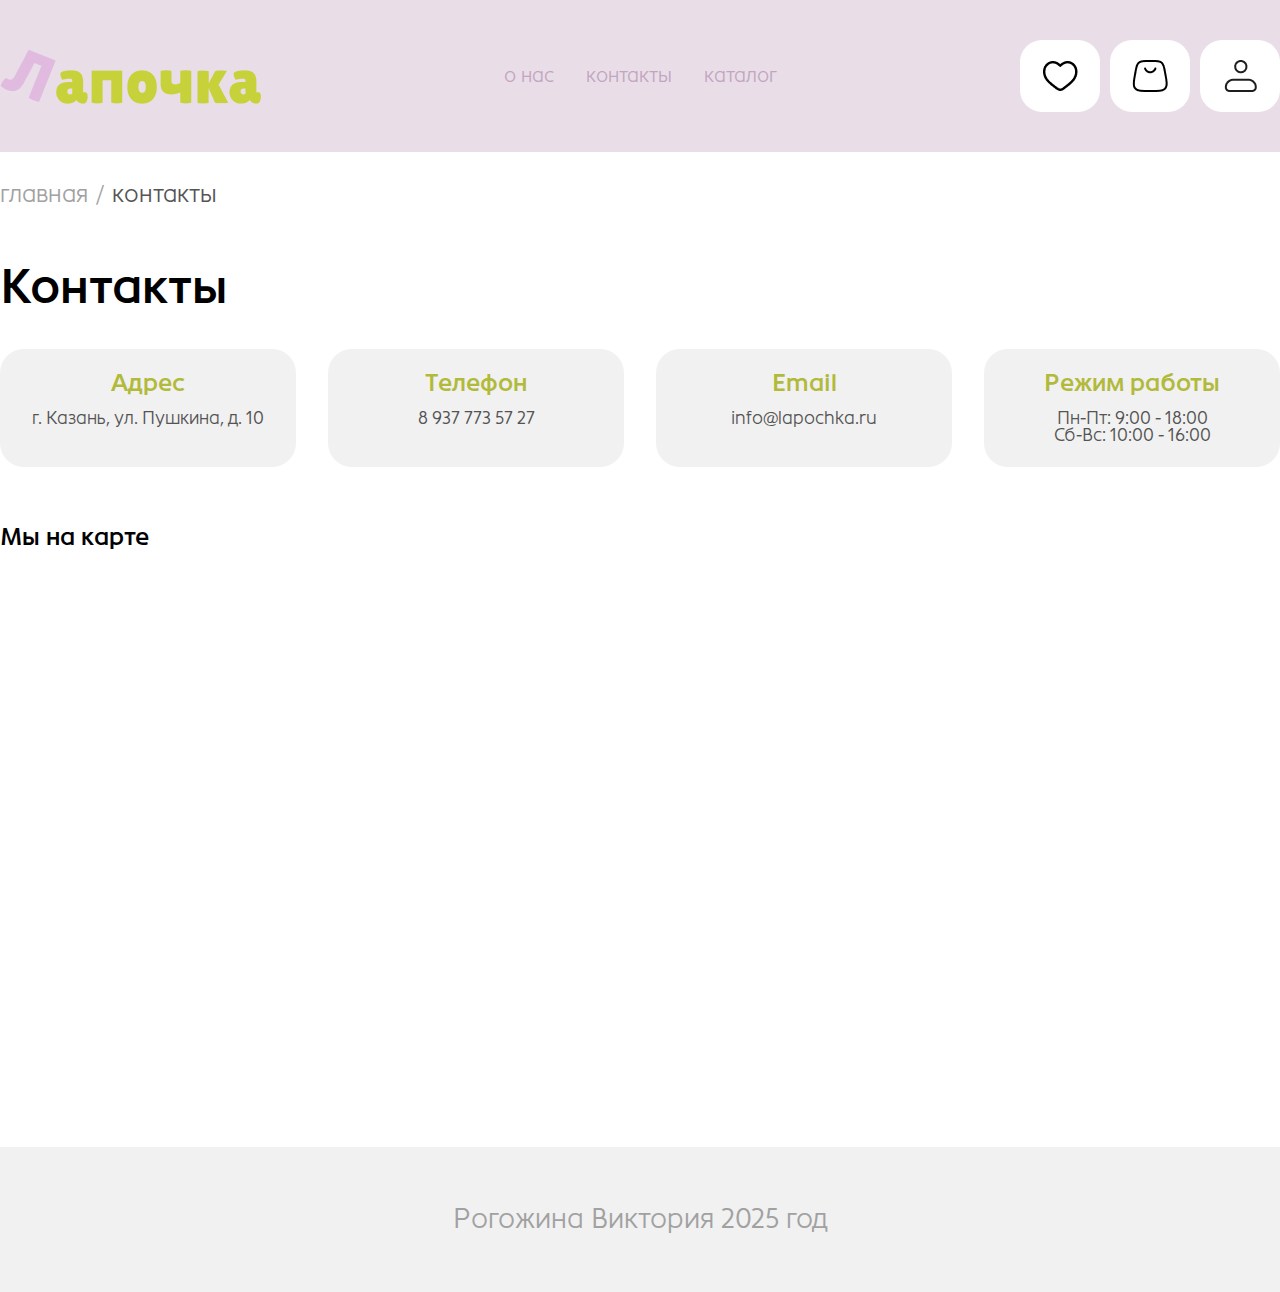
<file: contacts.html>
<!DOCTYPE html>
<html lang="ru">

<head>
    <meta charset="UTF-8">
    <meta name="viewport" content="width=device-width, initial-scale=1.0">
    <title>Лапочка - контакты</title>
    <link rel="stylesheet" href="assets/css/contacts.css">
    <link rel="shortcut icon" href="assets/images/favicon/favicon.png" type="image/x-icon">
</head>

<body>
    <!-- header start -->
    <div class="header">
        <header class="container">
            <a href="index.html">
                <div class="logo">
                    <img src="assets/images/header/logo.png" alt="">
                </div>
            </a>

            <input type="checkbox" id="burger">
            <label for="burger">
                <span></span>
            </label>

            <nav>
                <a href="about.html">о нас</a>
                <a href="contacts.html">контакты</a>
                <a href="catalog.html">каталог</a>
            </nav>

            <div class="header_content">


                <div class="icons">
                    <div class="icon">
                        <img src="assets/images/header/icon1.png" alt="">
                    </div>

                    <a href="bag.html">
                        <div class="icon">
                            <img src="assets/images/header/icon2.png" alt="">
                        </div>
                    </a>

                    <a href="account.html">
                        <div class="icon">
                            <img src="assets/images/header/icon3.png" alt="">
                        </div>
                    </a>
                </div>
            </div>
        </header>
    </div>

    <!-- header end -->

    <div class="href container">
        <a href="index.html">главная</a>
        <p>/</p>
        <a href=""><span>контакты</span></a>
    </div>

    <!-- contacts start -->
    <main class="contacts-page container">
        <h1>Контакты</h1>

        <section class="contact-info">
            <div class="contact-card">
                <h2>Адрес</h2>
                <p>г. Казань, ул. Пушкина, д. 10</p>
            </div>

            <div class="contact-card">
                <h2>Телефон</h2>
                <a href="tel:+7 937 773 57 27">8 937 773 57 27</a>
            </div>

            <div class="contact-card">
                <h2>Email</h2>
                <a href="mailto:info@lapochka.ru">info@lapochka.ru</a>
            </div>

            <div class="contact-card">
                <h2>Режим работы</h2>
                <p>Пн-Пт: 9:00 - 18:00</p>
                <p>Сб-Вс: 10:00 - 16:00</p>
            </div>
        </section>

        <section class="map">
            <h2>Мы на карте</h2>
            <iframe
                src="https://www.google.com/maps/embed?pb=!1m18!1m12!1m3!1d2243.325123317907!2d49.10875731593176!3d55.79643298056268!2m3!1f0!2f0!3f0!3m2!1i1024!2i768!4f13.1!3m3!1m2!1s0x415ead1e1e5d8f0f%3A0x4a7c4d9e0d1b3b1b!2z0J_RgNC40LzQvtGA0YHQutC40Lkg0L_RgNC-0YHQv9C10LrRgiDQkNC60YLQvtC_0L7Qu9C40YfQtdGB0LrQuNC5INC_0LXRgC4sIDEwLCDQmtCw0LfQsNC90YwsINCg0LXRgdC_LiDQotCw0L3QvtC8LCDQoNC10YHQvy4g0KLQsNC90L7QvCwgNDIwMTEx!5e0!3m2!1sru!2sru!4v1623761234567!5m2!1sru!2sru"
                width="100%" height="400" style="border:0;" allowfullscreen="" loading="lazy"></iframe>
        </section>
    </main>
    <!-- contacts end -->

    <!-- footer start -->
    <div class="footer my-120">
        <div class="footer_content container">
            <h2>Рогожина Виктория 2025 год</h2>
        </div>
    </div>
    <!-- footer end -->

    <script>
        document.addEventListener("DOMContentLoaded", function () {
            document.body.classList.add("loaded");
        });

        document.querySelectorAll("a").forEach(link => {
            link.addEventListener("click", function (e) {
                e.preventDefault();
                let href = this.href;
                document.body.style.opacity = "0";
                setTimeout(() => window.location.href = href, 500);
            });
        });
    </script>
</body>

</html>
</file>
<file: assets/css/style.css>
* {
    padding: 0;
    margin: 0;
    box-sizing: border-box;
    text-decoration: none;
    list-style: none;
    outline: none;
    transition: 0.5s;
    line-height: 90%;
}

body {
    opacity: 0;
    transition: opacity 0.5s ease-in-out;
}

body.loaded {
    opacity: 1;
}


/* создаем контейнер */
.container {
    max-width: 1400px;
    margin: 0 auto;
    width: 100%;
}

::-webkit-scrollbar {
    width: 0;
}

.my-120 {
    margin-top: 120px;
}

/* подключаем шрифты */
@font-face {
    src: url(../fonts/AASteticaRegular.otf);
    font-family: "AAStetica";
    font-weight: 400;
}

@font-face {
    src: url(../fonts/AASteticaMedium.otf);
    font-family: "AAStetica";
    font-weight: 500;
}

/* header and banner start */
.banner {
    background-image: url(../images/banner/banner_img.png);
    width: 1920px;
    height: 1000px;
    background-repeat: no-repeat;
    margin: 0 auto;
}

header {
    padding: 40px 0;
    display: flex;
    justify-content: space-between;
    align-items: center;
}

nav {
    display: flex;
    align-items: center;
    gap: 32px;
}

nav a {
    font-family: "AAStetica";
    font-weight: 400;
    font-size: 20px;
    color: #C3A5C1;
}

nav a:hover {
    transform: translateY(-5px);
}

.header_content {
    display: flex;
    gap: 20px;
}

.contacts {
    display: flex;
    gap: 10px;
}

.contact1 {
    width: 144px;
    height: 72px;
    border-radius: 22px;
    background-color: #fff;
    display: flex;
    flex-direction: column;
    justify-content: center;
    align-items: center;
    gap: 8px;
}

.contact2 {
    width: 196px;
    height: 72px;
    border-radius: 22px;
    background-color: #fff;
    display: flex;
    flex-direction: column;
    justify-content: center;
    align-items: center;
    gap: 8px;
}

.contact1 p {
    font-family: "AAStetica";
    font-weight: 400;
    font-size: 16px;
    color: #000;
}

.contact1 h3 {
    font-family: "AAStetica";
    font-weight: 400;
    font-size: 20px;
    color: #000;
    text-decoration: underline;
    text-decoration-color: #000;
    text-decoration-thickness: 1px;
    cursor: pointer;
}

.contact2 p {
    font-family: "AAStetica";
    font-weight: 400;
    font-size: 16px;
    color: #000;
}

.contact2 a {
    font-family: "AAStetica";
    font-weight: 400;
    font-size: 20px;
    color: #000;
    text-decoration: underline;
    text-decoration-color: #000;
    text-decoration-thickness: 1px;
}

.icons {
    display: flex;
    gap: 10px;
}

.icon {
    width: 80px;
    height: 72px;
    border-radius: 22px;
    background-color: #fff;
    display: flex;
    justify-content: center;
    align-items: center;
    cursor: pointer;
}

.icon:hover {
    background-color: #e4bbe1;
}

/* бургер-меню */
#burger,
[for=burger] {
    display: none;
}

[for=burger] {
    position: fixed;
    top: 20px;
    right: 20px;
    width: 20px;
    height: 30px;
    z-index: 1000;
    cursor: pointer;
}

[for=burger] span {
    display: block;
    width: 100%;
    height: 3px;
    background: #C3A5C1;
    position: relative;
    transition: 0.3s;
}

[for=burger] span::after,
[for=burger] span::before {
    content: '';
    position: absolute;
    width: 100%;
    height: 3px;
    background: #C3A5C1;
    transition: 0.3s;
}

[for=burger] span::before {
    top: -8px;
}

[for=burger] span::after {
    top: 8px;
}

#burger:checked~nav {
    left: 0;
}

#burger:checked~label span {
    background: transparent;
}

#burger:checked~label span::before {
    transform: rotate(45deg);
    top: 0;
}

#burger:checked~label span::after {
    transform: rotate(-45deg);
    top: 0;
}

header nav {
    display: flex;
    align-items: center;
    gap: 32px;
}

header nav a {
    font-family: "AAStetica";
    font-weight: 400;
    font-size: 20px;
    color: #C3A5C1;
    text-decoration: none;
}

header nav a:hover {
    transform: translateY(-5px);
}

@media screen and (max-width: 768px) {
    [for=burger] {
        display: block;
    }

    header nav {
        position: fixed;
        top: 0;
        left: -100%;
        width: 250px;
        height: 100%;
        background: #E9DEE8;
        padding-top: 80px;
        z-index: 999;
        display: flex;
        flex-direction: column;
        align-items: flex-start;
        transition: left 0.3s ease;
    }

    header nav a {
        display: block;
        padding: 15px 20px;
        width: 100%;
        text-align: left;
        border-bottom: 1px solid #C3A5C1;
        font-size: 18px;
    }

    header nav a:hover {
        background: #C3A5C1;
        color: #fff;
    }

    .header_content {
        display: flex;
        justify-content: space-between;
    }

    .header_content .icons {
        display: flex;
        justify-content: space-between;
    }
}

.contacts {
    display: flex;
    gap: 20px;
    align-items: center;
}

.icons {
    display: flex;
    flex-wrap: wrap;
    gap: 10px;
}

.icon {
    width: 80px;
    height: 72px;
    border-radius: 22px;
    background-color: #fff;
    display: flex;
    justify-content: center;
    align-items: center;
    cursor: pointer;
}

@media screen and (max-width: 480px) {
    .icons {
        display: flex;
        justify-content: space-between;
    }
}

.banner_info {
    display: flex;
    justify-content: space-between;
    margin-top: 108px;
}

.banner_pic {
    position: absolute;
    left: 632px;
}

.banner_text {
    position: relative;
    width: 472px;
    display: flex;
    flex-direction: column;
    gap: 48px;
}

.banner_text h1 {
    font-family: "AAStetica";
    font-weight: 400;
    font-size: 64px;
    color: #000;
}

.banner_btn {
    width: 398px;
    height: 82px;
    display: flex;
    justify-content: center;
    align-items: center;
    gap: 8px;
    border-radius: 24px;
    border: 2px solid #E1BADF;
    background-color: #E1BADF;
    font-family: "AAStetica";
    font-weight: 400;
    font-size: 32px;
    color: #000;
}

.banner_btn:hover {
    cursor: pointer;
    border: 2px solid #D5DB84;
    background-color: #D5DB84;
}

/* header and banner end */

/* popular start */
.title {
    width: 1400px;
    height: 85px;
    padding: 0 32px;
    border-radius: 24px;
    background-color: #F1F1F1;
    display: flex;
    justify-content: space-between;
    align-items: center;
}

.title1 {
    display: flex;
    align-items: center;
    gap: 16px;
}

.title1 h2 {
    font-family: "AAStetica";
    font-weight: 400;
    font-size: 32px;
    color: #000;
}

.title2 {
    display: flex;
    align-items: center;
    gap: 10px;
}

.title2 a {
    font-family: "AAStetica";
    font-weight: 400;
    font-size: 24px;
    color: #000;
}

.title2 a:hover {
    color: #C3A5C1;
}

.popular_cards {
    position: relative;
    display: flex;
    gap: 64px;
    align-items: center;
}

.pop_card {
    margin-top: 48px;
    display: flex;
    flex-direction: column;
    gap: 16px;
}

.popcard_part1 {
    position: relative;
    width: 424px;
    height: 348px;
    border-radius: 48px;
    background-color: #F1F1F1;
    display: flex;
    justify-content: center;
    align-items: center;
}

.pop_fire {
    position: absolute;
    top: 32px;
    right: 32px;
}

.popcard_part2 {
    padding: 32px 0 0 32px;
    width: 424px;
    height: 200px;
    border-radius: 42px;
    border: 2px solid #F1F1F1;
    background-color: transparent;
}

.popcard_text {
    display: flex;
    flex-direction: column;
}

.popcard_text h3 {
    width: 285px;
    height: 44px;
    font-family: "AAStetica";
    font-weight: 400;
    font-size: 24px;
    color: #000;
}

.popcard_text h4 {
    margin-top: 16px;
    width: 309px;
    height: 28px;
    font-family: "AAStetica";
    font-weight: 400;
    font-size: 16px;
    color: #545454;
}

.popcard_part2 p {
    margin-top: 16px;
    font-family: "AAStetica";
    font-weight: 400;
    font-size: 24px;
    color: #000;
}

.popcard_part3 {
    display: flex;
    gap: 24px;
}

.pop_btn {
    width: 304px;
    height: 58px;
    border-radius: 18px;
    border: none;
    background-color: rgba(195, 165, 193, 0.37);
    font-family: "AAStetica";
    font-weight: 400;
    font-size: 24px;
    color: #000;
}

.pop_btn:hover {
    cursor: pointer;
    background-color: #E1BADF;
}

.like {
    width: 96px;
    height: 58px;
    display: flex;
    justify-content: center;
    align-items: center;
    border-radius: 16px;
    background-color: rgba(195, 165, 193, 0.37);
    cursor: pointer;
}

.arrow_right {
    width: 80px;
    height: 80px;
    border-radius: 50%;
    background-color: #E1BADF;
    display: flex;
    justify-content: center;
    align-items: center;
    position: absolute;
    right: -40px
}

.arrow_right:hover {
    cursor: pointer;
    background-color: #D5DB84;
}

/* popular end */

/* promotions start */
.promotions {
    display: flex;
    flex-wrap: wrap;
    justify-content: space-between;
}

.prom_leftcontent {
    position: relative;
    width: 627px;
    height: 800px;
    border-radius: 64px;
    background-color: #E9DEE8;
    padding: 52px 97px;
}

.prleft_content {
    display: flex;
    flex-direction: column;
    gap: 41px;
}

.prom_img1 {
    width: 433px;
    height: 526px;
}

.prleft_content h2 {
    margin-left: 51px;
    width: 344px;
    font-family: "AAStetica";
    font-weight: 400;
    font-size: 48px;
    color: #000;
}

.promotion1 {
    position: absolute;
    bottom: 507px;
    left: 380px;
    width: 135px;
    height: 80px;
    border-radius: 16px;
    background-color: #FFA159;
    display: flex;
    justify-content: center;
    align-items: center;
}

.promotion1 p {
    font-family: "AAStetica";
    font-weight: 500;
    font-size: 48px;
    color: #000;
}

.arrow_right1 {
    position: absolute;
    bottom: 360px;
    right: 32px;
    width: 80px;
    height: 80px;
    border-radius: 50%;
    background-color: #E1BADF;
    display: flex;
    justify-content: center;
    align-items: center;
}

.arrow_right1:hover {
    cursor: pointer;
    background-color: #D5DB84;
}

.prom_rightcontent {
    display: flex;
    flex-direction: column;
    gap: 42px;
}

.prom_up {
    position: relative;
    width: 709px;
    height: 368px;
    border-radius: 62px;
    background-color: #EFF1D8;
    padding: 61px 76px 28px 75px;
}

.prom_img2 {
    width: 198px;
    height: 279px;
}

.prom_img {
    display: flex;
    gap: 16px;
}

.prom_img h2 {
    font-family: "AAStetica";
    font-weight: 400;
    font-size: 48px;
    color: #000;
    margin-top: 62px;

}

.promotion2 {
    position: absolute;
    top: 18px;
    left: 209px;
    width: 135px;
    height: 80px;
    border-radius: 16px;
    background-color: #FFA159;
    display: flex;
    justify-content: center;
    align-items: center;
}

.promotion2 p {
    font-family: "AAStetica";
    font-weight: 500;
    font-size: 48px;
    color: #000;
}

.arrow_right2 {
    position: absolute;
    top: 32px;
    right: 32px;
    width: 80px;
    height: 80px;
    border-radius: 50%;
    background-color: #E1BADF;
    display: flex;
    justify-content: center;
    align-items: center;
}

.arrow_right2:hover {
    cursor: pointer;
    background-color: #D5DB84;
}

.cat_dog_cards {
    display: flex;
    gap: 42px;
}

.new_cat {
    position: relative;
    width: 334px;
    height: 390px;
    border-radius: 62px;
    background-color: #FAD8C7;
}

.new_cat_content {
    margin-top: 48px;
    display: flex;
    flex-direction: column;
    justify-content: center;
    align-items: center;
    gap: 198px;
}

.cat_img {
    position: absolute;
    bottom: 0px;
    left: 33px;
}

.new_cat_content h3 {
    width: 260px;
    font-family: "AAStetica";
    font-weight: 400;
    font-size: 32px;
    color: #000;
    text-align: center;
}

.prom_btn {
    width: 159px;
    height: 54px;
    display: flex;
    justify-content: center;
    align-items: center;
    gap: 4px;
    border-radius: 18px;
    border: 2px solid #E1BADF;
    background-color: #E1BADF;
    font-family: "AAStetica";
    font-weight: 400;
    font-size: 24px;
    color: #000;
    z-index: 5;
}

.prom_btn:hover {
    cursor: pointer;
    border: 2px solid #D5DB84;
    background-color: #D5DB84;
}

.new_dog {
    position: relative;
    width: 334px;
    height: 390px;
    border-radius: 62px;
    background-color: #FAD8C7;
}

.new_dog_content {
    margin-top: 48px;
    display: flex;
    flex-direction: column;
    justify-content: center;
    align-items: center;
    gap: 198px;
}

.dog_img {
    position: absolute;
    bottom: 0px;
    left: 14px;
}

.new_dog_content h3 {
    width: 260px;
    font-family: "AAStetica";
    font-weight: 400;
    font-size: 32px;
    color: #000;
    text-align: center;
}

/* promotions end */

/* catalog start */
.catalog_search_sort {
    margin-top: 48px;
    display: flex;
    gap: 24px;
}

.catalog_searchbar {
    position: relative;
}

.loupe {
    position: absolute;
    left: 32px;
    top: 50%;
    transform: translateY(-50%);
}

.cat_search_input {
    width: 912px;
    height: 54px;
    border-radius: 20px;
    border: 2px solid #F1F1F1;
    background-color: #F1F1F1;
    font-family: "AAStetica";
    font-weight: 400;
    font-size: 24px;
    color: #A1A1A1;
    padding: 16px 0 16px 70px;
}

.cat_search_input:hover {
    color: #000;
}

.catalog_sorting {
    display: flex;
    gap: 24px;
}

.filter_btn {
    width: 176.38px;
    height: 54px;
    display: flex;
    justify-content: center;
    align-items: center;
    gap: 8px;
    border-radius: 20px;
    border: 3px solid #F1F1F1;
    background-color: #F1F1F1;
    font-family: "AAStetica";
    font-weight: 400;
    font-size: 24px;
    color: #A1A1A1;
}

.filter_btn:hover {
    cursor: pointer;
    border: 3px solid #F1F1F1;
    background-color: transparent;
    color: #D5DB84;
}

.sort_btn {
    width: 262px;
    height: 54px;
    display: flex;
    justify-content: center;
    align-items: center;
    gap: 8px;
    border-radius: 20px;
    border: 3px solid #F1F1F1;
    background-color: #F1F1F1;
    font-family: "AAStetica";
    font-weight: 400;
    font-size: 24px;
    color: #A1A1A1;
}

.sort_btn:hover {
    cursor: pointer;
    border: 3px solid #F1F1F1;
    background-color: transparent;
    color: #D5DB84;
}

.catalog_cards {
    margin-top: 48px;
    display: flex;
    flex-wrap: wrap;
    gap: 48px;
}

.catalog_cards_row1 {
    display: flex;
    gap: 64px;
}

.catalog_cards_row2 {
    display: flex;
    gap: 64px;
}


.catalog_card {
    display: flex;
    flex-direction: column;
    gap: 16px;
}

.card_part1 {
    position: relative;
    width: 424px;
    height: 348px;
    border-radius: 48px;
    background-color: #F1F1F1;
    display: flex;
    justify-content: center;
    align-items: center;
}

.card_part2 {
    padding: 32px 0 0 32px;
    width: 424px;
    height: 200px;
    border-radius: 42px;
    border: 2px solid #F1F1F1;
    background-color: transparent;
}

.card_text {
    display: flex;
    flex-direction: column;
}

.card_text h3 {
    width: 285px;
    height: 44px;
    font-family: "AAStetica";
    font-weight: 400;
    font-size: 24px;
    color: #000;
}

.card_text h4 {
    margin-top: 16px;
    width: 309px;
    height: 28px;
    font-family: "AAStetica";
    font-weight: 400;
    font-size: 16px;
    color: #545454;
}

.card_part2 p {
    margin-top: 16px;
    font-family: "AAStetica";
    font-weight: 400;
    font-size: 24px;
    color: #000;
}

.card_part3 {
    display: flex;
    gap: 24px;
}

.catalog_btn {
    width: 304px;
    height: 58px;
    border-radius: 18px;
    border: none;
    background-color: rgba(195, 165, 193, 0.37);
    font-family: "AAStetica";
    font-weight: 400;
    font-size: 24px;
    color: #000;
}

.catalog_btn:hover {
    cursor: pointer;
    background-color: #E1BADF;
}

.catalog_promotion {
    position: absolute;
    top: 0px;
    right: -16px;
    width: 110px;
    height: 65px;
    border-radius: 16px;
    background-color: #FFA159;
    display: flex;
    justify-content: center;
    align-items: center;
}

.catalog_promotion p {
    font-family: "AAStetica";
    font-weight: 500;
    font-size: 32px;
    color: #000;
}

.arrow_down {
    margin-top: 48px;
    margin-left: 660px;
    width: 80px;
    height: 80px;
    border-radius: 50%;
    background-color: #E1BADF;
    display: flex;
    justify-content: center;
    align-items: center;
}

.arrow_down:hover {
    cursor: pointer;
    background-color: #D5DB84;
}

/* catalog end */
/* footer start */
.footer {
    background-color: #F1F1F1;
    padding: 60px 0;
}

.footer_content {
    display: flex;
    align-items: center;
    justify-content: center;
}

.footer_content h2 {
    font-family: "AAStetica";
    font-weight: 400;
    font-size: 28px;
    color: #A1A1A1;
}

/* footer end */

@media (max-width: 768px) {
    .banner {
        width: 100%;
        height: auto;
    }

    header {
        padding: 20px 0;
        flex-direction: column;
    }

    nav {
        flex-direction: column;
        align-items: center;
        gap: 16px;
    }

    .header_content {
        flex-direction: column;
        gap: 16px;
    }

    .banner_info {
        flex-direction: column;
        align-items: center;
        margin-top: 60px;
    }

    .banner_text {
        width: 100%;
        padding: 0 16px;
        align-items: center;
        text-align: center;
    }

    .banner_text h1 {
        font-size: 48px;
    }

    .banner_btn {
        width: 100%;
        font-size: 28px;
    }

    .banner {
        flex-direction: column;
        align-items: center;
    }

    .banner_info {
        flex-direction: column;
        align-items: center;
        margin-top: 60px;
    }

    .banner_btn {
        font-size: 24px;
        margin-bottom: 20px;
    }

    .banner_img {
        width: 80%;
        max-width: 500px;
        margin-top: 20px;
    }

    .popular_cards {
        flex-direction: column;
        align-items: center;
        gap: 40px;
    }

    .pop_card {
        width: 100%;
        max-width: 424px;
    }

    .promotions {
        flex-direction: column;
        align-items: center;
    }

    .prom_leftcontent,
    .prom_rightcontent {
        width: 100%;
        max-width: 627px;
    }

    .catalog_search_sort {
        flex-direction: column;
        gap: 16px;
        align-items: center;
    }

    .catalog_searchbar {
        width: 100%;
    }

    .catalog_sorting {
        flex-direction: column;
        align-items: center;
    }

    .catalog_cards {
        flex-direction: column;
        align-items: center;
    }

    .catalog_cards_row1,
    .catalog_cards_row2 {
        flex-direction: column;
    }

    .catalog_card {
        width: 100%;
        max-width: 424px;
    }

    .footer_content {
        flex-direction: column;
        align-items: center;
    }
}

@media (max-width: 480px) {
    .banner {
        height: 500px;
    }

    .banner_btn {
        font-size: 20px;
    }

    .banner_img {
        width: 70%;
        max-width: 400px;
        margin-top: 15px;
    }


    .banner_text h1 {
        font-size: 32px;
    }

    .banner_btn {
        font-size: 24px;
        width: 80%;
    }

    .header_content {
        gap: 10px;
    }

    .title h2 {
        font-size: 24px;
    }

    .title a {
        font-size: 18px;
    }

    .popular_cards {
        gap: 20px;
    }

    .pop_card {
        width: 100%;
        max-width: 380px;
    }

    .catalog_search_sort {
        flex-direction: column;
        gap: 8px;
    }

    .cat_search_input {
        width: 100%;
        font-size: 18px;
    }

    .filter_btn,
    .sort_btn {
        width: 100%;
        font-size: 18px;
    }

    .catalog_cards {
        flex-direction: column;
        gap: 20px;
    }

    .footer_content h2 {
        font-size: 24px;
    }
}
</file>
<file: assets/css/about.css>
* {
    padding: 0;
    margin: 0;
    box-sizing: border-box;
    text-decoration: none;
    list-style: none;
    outline: none;
    transition: 0.5s;
    line-height: 90%;
}

/* создаем контейнер */
.container {
    max-width: 1400px;
    margin: 0 auto;
    width: 100%;
}

::-webkit-scrollbar {
    width: 0;
}

.my-120 {
    margin-top: 120px;
}

/* подключаем шрифты */
@font-face {
    src: url(../fonts/AASteticaRegular.otf);
    font-family: "AAStetica";
    font-weight: 400;
}

@font-face {
    src: url(../fonts/AASteticaMedium.otf);
    font-family: "AAStetica";
    font-weight: 500;
}

/* header start */
.header {
    background-color: #E9DEE8;
}

header {
    padding: 40px 0;
    display: flex;
    justify-content: space-between;
    align-items: center;
}

.header_content {
    display: flex;
    gap: 20px;
}

nav {
    display: flex;
    align-items: center;
    gap: 32px;
}

nav a {
    font-family: "AAStetica";
    font-weight: 400;
    font-size: 20px;
    color: #C3A5C1;
}

nav a:hover {
    transform: translateY(-5px);
}

.contacts {
    display: flex;
    gap: 10px;
}

.contact1 {
    width: 144px;
    height: 72px;
    border-radius: 22px;
    background-color: #fff;
    display: flex;
    flex-direction: column;
    justify-content: center;
    align-items: center;
    gap: 8px;
}

.contact2 {
    width: 196px;
    height: 72px;
    border-radius: 22px;
    background-color: #fff;
    display: flex;
    flex-direction: column;
    justify-content: center;
    align-items: center;
    gap: 8px;
}

.contact1 p {
    font-family: "AAStetica";
    font-weight: 400;
    font-size: 16px;
    color: #000;
}

.contact1 h3 {
    font-family: "AAStetica";
    font-weight: 400;
    font-size: 20px;
    color: #000;
    text-decoration: underline;
    text-decoration-color: #000;
    text-decoration-thickness: 1px;
    cursor: pointer;
}

.contact2 p {
    font-family: "AAStetica";
    font-weight: 400;
    font-size: 16px;
    color: #000;
}

.contact2 a {
    font-family: "AAStetica";
    font-weight: 400;
    font-size: 20px;
    color: #000;
    text-decoration: underline;
    text-decoration-color: #000;
    text-decoration-thickness: 1px;
}

.icons {
    display: flex;
    gap: 10px;
}

.icon {
    width: 80px;
    height: 72px;
    border-radius: 22px;
    background-color: #fff;
    display: flex;
    justify-content: center;
    align-items: center;
    cursor: pointer;
}

.icon:hover {
    background-color: #e4bbe1;
}

/* бургер-меню */
#burger,
[for=burger] {
    display: none;
}

[for=burger] {
    position: fixed;
    top: 20px;
    right: 20px;
    width: 20px;
    height: 30px;
    z-index: 1000;
    cursor: pointer;
}

[for=burger] span {
    display: block;
    width: 100%;
    height: 3px;
    background: #C3A5C1;
    position: relative;
    transition: 0.3s;
}

[for=burger] span::after,
[for=burger] span::before {
    content: '';
    position: absolute;
    width: 100%;
    height: 3px;
    background: #C3A5C1;
    transition: 0.3s;
}

[for=burger] span::before {
    top: -8px;
}

[for=burger] span::after {
    top: 8px;
}

#burger:checked~nav {
    left: 0;
}

#burger:checked~label span {
    background: transparent;
}

#burger:checked~label span::before {
    transform: rotate(45deg);
    top: 0;
}

#burger:checked~label span::after {
    transform: rotate(-45deg);
    top: 0;
}

header nav {
    display: flex;
    align-items: center;
    gap: 32px;
}

header nav a {
    font-family: "AAStetica";
    font-weight: 400;
    font-size: 20px;
    color: #C3A5C1;
    text-decoration: none;
}

header nav a:hover {
    transform: translateY(-5px);
}

@media screen and (max-width: 768px) {
    [for=burger] {
        display: block;
    }

    header nav {
        position: fixed;
        top: 0;
        left: -100%;
        width: 250px;
        height: 100%;
        background: #E9DEE8;
        padding-top: 80px;
        z-index: 999;
        display: flex;
        flex-direction: column;
        align-items: flex-start;
        transition: left 0.3s ease;
    }

    header nav a {
        display: block;
        padding: 15px 20px;
        width: 100%;
        text-align: left;
        border-bottom: 1px solid #C3A5C1;
        font-size: 18px;
    }

    header nav a:hover {
        background: #C3A5C1;
        color: #fff;
    }

    .header_content {
        display: flex;
        justify-content: space-between;
    }

    .header_content .icons {
        display: flex;
        justify-content: space-between;
    }
}

.contacts {
    display: flex;
    gap: 20px;
    align-items: center;
}

.icons {
    display: flex;
    flex-wrap: wrap;
    gap: 10px;
}

.icon {
    width: 80px;
    height: 72px;
    border-radius: 22px;
    background-color: #fff;
    display: flex;
    justify-content: center;
    align-items: center;
    cursor: pointer;
}

@media screen and (max-width: 480px) {
    .icons {
        display: flex;
        justify-content: space-between;
    }
}

/* header end */

.href {
    display: flex;
    gap: 8px;
    margin-top: 32px;
}

.href a {
    font-family: "AAStetica";
    font-weight: 400;
    font-size: 24px;
    color: #A1A1A1;
}

.href a:hover {
    color: #B1BA3A;
}

.href span {
    color: #545454;
}

.href p {
    font-family: "AAStetica";
    font-weight: 400;
    font-size: 24px;
    color: #A1A1A1;
}

/* about start */
.about-page {
    padding: 60px 0;
}

.about-page h1 {
    font-family: "AAStetica";
    font-weight: 500;
    font-size: 48px;
    color: #000;
    margin-bottom: 40px;
}

.legal-docs h2,
.company-stats h2 {
    font-family: "AAStetica";
    font-weight: 500;
    font-size: 32px;
    color: #000;
    margin-bottom: 24px;
}

.about-info p {
    font-family: "AAStetica";
    font-weight: 400;
    font-size: 24px;
    color: #545454;
    margin-bottom: 40px;
}

.about-features {
    display: flex;
    gap: 32px;
    margin-bottom: 60px;
}

.feature {
    flex: 1;
    padding: 24px;
    border-radius: 24px;
    background-color: #F1F1F1;
    text-align: center;
}

.feature i {
    font-size: 32px;
    color: #C3A5C1;
    margin-bottom: 16px;
}

.feature h3 {
    font-family: "AAStetica";
    font-weight: 500;
    font-size: 24px;
    color: #B1BA3A;
    margin-bottom: 16px;
}

.feature p {
    font-family: "AAStetica";
    font-weight: 400;
    font-size: 18px;
    color: #545454;
}

.legal-docs {
    margin-bottom: 60px;
}

.docs-grid {
    display: flex;
    gap: 32px;
}

.doc-item {
    flex: 1;
    padding: 24px;
    border-radius: 24px;
    background-color: #F1F1F1;
    text-align: center;
}

.doc-item i {
    font-size: 32px;
    color: #C3A5C1;
    margin-bottom: 16px;
}

.doc-item h3 {
    font-family: "AAStetica";
    font-weight: 500;
    font-size: 24px;
    color: #000;
    margin-bottom: 16px;
}

.doc-item p {
    font-family: "AAStetica";
    font-weight: 400;
    font-size: 18px;
    color: #545454;
    margin-bottom: 16px;
}

.btn {
    display: inline-block;
    padding: 12px 32px;
    border-radius: 20px;
    background-color: #C3A5C1;
    color: #000;
    font-family: "AAStetica";
    font-weight: 400;
    font-size: 20px;
    text-align: center;
    cursor: pointer;
}

.btn:hover {
    background-color: #B1BA3A;
}

.company-stats {
    margin-bottom: 60px;
}

.stats-grid {
    display: flex;
    gap: 32px;
}

.stat-item {
    flex: 1;
    padding: 24px;
    border-radius: 24px;
    background-color: #F1F1F1;
    text-align: center;
}

.stat-item .number {
    font-family: "AAStetica";
    font-weight: 500;
    font-size: 48px;
    color: #B1BA3A;
    margin-bottom: 16px;
}

.stat-item p {
    font-family: "AAStetica";
    font-weight: 400;
    font-size: 18px;
    color: #545454;
}

/* about end */

/* footer start */
.footer {
    background-color: #F1F1F1;
    padding: 60px 0;
}

.footer_content {
    display: flex;
    align-items: center;
    justify-content: center;
}

.footer_content h2 {
    font-family: "AAStetica";
    font-weight: 400;
    font-size: 28px;
    color: #A1A1A1;
}

/* footer end */

@media (max-width: 768px) {
    header {
        flex-direction: column;
        align-items: flex-start;
        gap: 20px;
    }

    .header_content {
        flex-direction: column;
        gap: 20px;
    }

    .contacts {
        flex-direction: column;
        gap: 10px;
    }

    .contact1,
    .contact2 {
        width: 100%;
    }

    .about-features,
    .docs-grid,
    .stats-grid {
        flex-direction: column;
        gap: 20px;
    }

    .feature,
    .doc-item,
    .stat-item {
        width: 100%;
    }

    .about-page h1 {
        font-size: 36px;
    }

    .legal-docs h2,
    .company-stats h2 {
        font-size: 28px;
    }

    .about-info p {
        font-size: 20px;
    }

    .feature h3,
    .doc-item h3 {
        font-size: 22px;
    }

    .feature p,
    .doc-item p,
    .stat-item p {
        font-size: 16px;
    }

    .stat-item .number {
        font-size: 40px;
    }

    .btn {
        font-size: 18px;
    }
}

@media (max-width: 480px) {
    nav {
        flex-direction: column;
        gap: 10px;
    }

    .about-page h1 {
        font-size: 32px;
    }

    .legal-docs h2,
    .company-stats h2 {
        font-size: 24px;
    }

    .about-info p {
        font-size: 18px;
    }

    .feature h3,
    .doc-item h3 {
        font-size: 20px;
    }

    .feature p,
    .doc-item p,
    .stat-item p {
        font-size: 14px;
    }

    .stat-item .number {
        font-size: 36px;
    }

    .btn {
        font-size: 16px;
        padding: 10px 24px;
    }

    .href {
        flex-direction: column;
        align-items: flex-start;
        gap: 8px;
    }

    .href a,
    .href p {
        font-size: 20px;
    }
}
</file>
<file: assets/css/account.css>
* {
    padding: 0;
    margin: 0;
    box-sizing: border-box;
    text-decoration: none;
    list-style: none;
    outline: none;
    transition: 0.5s;
    line-height: 90%;
}

/* создаем контейнер */
.container {
    max-width: 1400px;
    margin: 0 auto;
    width: 100%;
}

::-webkit-scrollbar {
    width: 0;
}

.my-120 {
    margin-top: 120px;
}

/* подключаем шрифты */
@font-face {
    src: url(../fonts/AASteticaRegular.otf);
    font-family: "AAStetica";
    font-weight: 400;
}

@font-face {
    src: url(../fonts/AASteticaMedium.otf);
    font-family: "AAStetica";
    font-weight: 500;
}

/* header start */
.header {
    background-color: #E9DEE8;
}

header {
    padding: 40px 0;
    display: flex;
    justify-content: space-between;
    align-items: center;
}

.header_content {
    display: flex;
    gap: 20px;
}

nav {
    display: flex;
    align-items: center;
    gap: 32px;
}

nav a {
    font-family: "AAStetica";
    font-weight: 400;
    font-size: 20px;
    color: #C3A5C1;
}

nav a:hover {
    transform: translateY(-5px);
}

.contacts {
    display: flex;
    gap: 10px;
}

.contact1 {
    width: 144px;
    height: 72px;
    border-radius: 22px;
    background-color: #fff;
    display: flex;
    flex-direction: column;
    justify-content: center;
    align-items: center;
    gap: 8px;
}

.contact2 {
    width: 196px;
    height: 72px;
    border-radius: 22px;
    background-color: #fff;
    display: flex;
    flex-direction: column;
    justify-content: center;
    align-items: center;
    gap: 8px;
}

.contact1 p {
    font-family: "AAStetica";
    font-weight: 400;
    font-size: 16px;
    color: #000;
}

.contact1 h3 {
    font-family: "AAStetica";
    font-weight: 400;
    font-size: 20px;
    color: #000;
    text-decoration: underline;
    text-decoration-color: #000;
    text-decoration-thickness: 1px;
    cursor: pointer;
}

.contact2 p {
    font-family: "AAStetica";
    font-weight: 400;
    font-size: 16px;
    color: #000;
}

.contact2 a {
    font-family: "AAStetica";
    font-weight: 400;
    font-size: 20px;
    color: #000;
    text-decoration: underline;
    text-decoration-color: #000;
    text-decoration-thickness: 1px;
}

.icons {
    display: flex;
    gap: 10px;
}

.icon {
    width: 80px;
    height: 72px;
    border-radius: 22px;
    background-color: #fff;
    display: flex;
    justify-content: center;
    align-items: center;
    cursor: pointer;
}

.icon:hover {
    background-color: #e4bbe1;
}

/* бургер-меню */
#burger,
[for=burger] {
    display: none;
}

[for=burger] {
    position: fixed;
    top: 20px;
    right: 20px;
    width: 20px;
    height: 30px;
    z-index: 1000;
    cursor: pointer;
}

[for=burger] span {
    display: block;
    width: 100%;
    height: 3px;
    background: #C3A5C1;
    position: relative;
    transition: 0.3s;
}

[for=burger] span::after,
[for=burger] span::before {
    content: '';
    position: absolute;
    width: 100%;
    height: 3px;
    background: #C3A5C1;
    transition: 0.3s;
}

[for=burger] span::before {
    top: -8px;
}

[for=burger] span::after {
    top: 8px;
}

#burger:checked~nav {
    left: 0;
}

#burger:checked~label span {
    background: transparent;
}

#burger:checked~label span::before {
    transform: rotate(45deg);
    top: 0;
}

#burger:checked~label span::after {
    transform: rotate(-45deg);
    top: 0;
}

header nav {
    display: flex;
    align-items: center;
    gap: 32px;
}

header nav a {
    font-family: "AAStetica";
    font-weight: 400;
    font-size: 20px;
    color: #C3A5C1;
    text-decoration: none;
}

header nav a:hover {
    transform: translateY(-5px);
}

@media screen and (max-width: 768px) {
    [for=burger] {
        display: block;
    }

    header nav {
        position: fixed;
        top: 0;
        left: -100%;
        width: 250px;
        height: 100%;
        background: #E9DEE8;
        padding-top: 80px;
        z-index: 999;
        display: flex;
        flex-direction: column;
        align-items: flex-start;
        transition: left 0.3s ease;
    }

    header nav a {
        display: block;
        padding: 15px 20px;
        width: 100%;
        text-align: left;
        border-bottom: 1px solid #C3A5C1;
        font-size: 18px;
    }

    header nav a:hover {
        background: #C3A5C1;
        color: #fff;
    }

    .header_content {
        display: flex;
        justify-content: space-between;
    }

    .header_content .icons {
        display: flex;
        justify-content: space-between;
    }
}

.contacts {
    display: flex;
    gap: 20px;
    align-items: center;
}

.icons {
    display: flex;
    flex-wrap: wrap;
    gap: 10px;
}

.icon {
    width: 80px;
    height: 72px;
    border-radius: 22px;
    background-color: #fff;
    display: flex;
    justify-content: center;
    align-items: center;
    cursor: pointer;
}

@media screen and (max-width: 480px) {
    .icons {
        display: flex;
        justify-content: space-between;
    }
}

/* header end */

.href {
    margin-top: 32px;
    display: flex;
    gap: 8px;
}

.href a {
    font-family: "AAStetica";
    font-weight: 400;
    font-size: 24px;
    color: #A1A1A1;
}

.href a:hover {
    color: #B1BA3A;
}

.href span {
    color: #545454;
}

.href p {
    font-family: "AAStetica";
    font-weight: 400;
    font-size: 24px;
    color: #A1A1A1;
}

/* account start */
.account {
    margin-top: 64px;
    display: flex;
    flex-direction: column;
    gap: 16px;
}

.account h2 {
    font-family: "AAStetica";
    font-weight: 500;
    font-size: 32px;
    color: #000;
}

.account_content_up {
    margin-top: 32px;
    display: flex;
    gap: 48px;
}

.account_left_content {
    display: flex;
    flex-direction: column;
    gap: 50px;
}

.left_content_area1 {
    width: 676px;
    height: 88px;
    border-radius: 32px;
    background-color: #F1F1F1;
    padding: 20px 32px;
    display: flex;
    justify-content: space-between;
    align-items: center;
}

.left_content_area1 h3 {
    font-family: "AAStetica";
    font-weight: 400;
    font-size: 24px;
    color: #000;
}

.left_content_area1:hover {
    cursor: pointer;
    background-color: #EDEFCA;
}

.left_content_area {
    width: 676px;
    height: 88px;
    border-radius: 32px;
    background-color: #F1F1F1;
    padding: 20px 32px;
    display: flex;
    justify-content: space-between;
    align-items: center;
}

.left_content_area h3 {
    font-family: "AAStetica";
    font-weight: 400;
    font-size: 24px;
    color: #000;
}

.left_content_area img:hover {
    cursor: pointer;
}

.account_right_content {
    width: 676px;
    height: 226px;
    border-radius: 32px;
    background-color: #F1F1F1;
    padding: 33px 384px 33px 48px;
    display: flex;
    flex-direction: column;
    gap: 24px;
}

.account_right_content a {
    font-family: "AAStetica";
    font-weight: 400;
    font-size: 24px;
    color: #000;
}

.account_right_content a:hover {
    color: #B1BA3A;
}

.account_content_down {
    width: 1400px;
    height: 321px;
    border-radius: 42px;
    background-color: #F1F1F1;
    padding: 32px 416px 32px 32px;
    display: flex;
    gap: 32px;
}

.order {
    width: fit-content;
    height: 257px;
    border-radius: 32px;
    background-color: #fff;
    padding: 32px;
    display: flex;
    gap: 26px;
}

.plus {
    margin-top: 50px;
    width: 76px;
    height: 76px;
    border-radius: 50%;
    background-color: #DBDBDB;
    display: flex;
    justify-content: center;
    align-items: center;
}

.plus p {
    font-family: "AAStetica";
    font-weight: 400;
    font-size: 24px;
    color: #545454;
}

.plus:hover {
    cursor: pointer;
    background-color: #EDEFCA;
}

/* account end */

/* footer start */
.footer {
    background-color: #F1F1F1;
    padding: 60px 0;
}

.footer_content {
    display: flex;
    align-items: center;
    justify-content: center;
}

.footer_content h2 {
    font-family: "AAStetica";
    font-weight: 400;
    font-size: 28px;
    color: #A1A1A1;
}

/* footer end */

@media (max-width: 768px) {
    .container {
        padding: 0 20px;
    }

    header {
        flex-direction: column;
        align-items: flex-start;
        gap: 20px;
    }

    .header_content {
        flex-direction: column;
        gap: 20px;
    }

    .contacts {
        flex-direction: column;
        gap: 10px;
    }

    .contact1,
    .contact2 {
        width: 100%;
    }

    .account_content_up {
        flex-direction: column;
        gap: 32px;
    }

    .account_left_content,
    .account_right_content {
        width: 100%;
    }

    .left_content_area1,
    .left_content_area {
        width: 100%;
    }

    .account_right_content {
        height: auto;
        padding: 24px;
    }

    .account_content_down {
        width: 100%;
        height: auto;
        padding: 24px;
        flex-direction: column;
    }

    .order {
        width: 100%;
        height: auto;
        flex-wrap: wrap;
        justify-content: center;
    }

    .plus {
        margin-top: 20px;
    }
}

@media (max-width: 480px) {
    nav {
        flex-direction: column;
        gap: 10px;
    }

    .account h2 {
        font-size: 28px;
    }

    .left_content_area1 h3,
    .left_content_area h3 {
        font-size: 20px;
    }

    .account_right_content a {
        font-size: 20px;
    }

    .order {
        padding: 16px;
    }

    .plus {
        width: 60px;
        height: 60px;
    }

    .plus p {
        font-size: 20px;
    }

    .href {
        flex-direction: column;
        align-items: flex-start;
        gap: 8px;
    }

    .href a,
    .href p {
        font-size: 20px;
    }
}
</file>
<file: assets/css/bag.css>
* {
    padding: 0;
    margin: 0;
    box-sizing: border-box;
    text-decoration: none;
    list-style: none;
    outline: none;
    transition: 0.5s;
    line-height: 90%;
}

/* создаем контейнер */
.container {
    max-width: 1400px;
    margin: 0 auto;
    width: 100%;
}

::-webkit-scrollbar {
    width: 0;
}

.my-120 {
    margin-top: 120px;
}

/* подключаем шрифты */
@font-face {
    src: url(../fonts/AASteticaRegular.otf);
    font-family: "AAStetica";
    font-weight: 400;
}

@font-face {
    src: url(../fonts/AASteticaMedium.otf);
    font-family: "AAStetica";
    font-weight: 500;
}

/* header start */
.header {
    background-color: #E9DEE8;
}

header {
    padding: 40px 0;
    display: flex;
    justify-content: space-between;
    align-items: center;
}

nav {
    display: flex;
    align-items: center;
    gap: 32px;
}

nav a {
    font-family: "AAStetica";
    font-weight: 400;
    font-size: 20px;
    color: #C3A5C1;
}

nav a:hover {
    transform: translateY(-5px);
}

.header_content {
    display: flex;
    gap: 20px;
}

.contacts {
    display: flex;
    gap: 10px;
}

.contact1 {
    width: 144px;
    height: 72px;
    border-radius: 22px;
    background-color: #fff;
    display: flex;
    flex-direction: column;
    justify-content: center;
    align-items: center;
    gap: 8px;
}

.contact2 {
    width: 196px;
    height: 72px;
    border-radius: 22px;
    background-color: #fff;
    display: flex;
    flex-direction: column;
    justify-content: center;
    align-items: center;
    gap: 8px;
}

.contact1 p {
    font-family: "AAStetica";
    font-weight: 400;
    font-size: 16px;
    color: #000;
}

.contact1 h3 {
    font-family: "AAStetica";
    font-weight: 400;
    font-size: 20px;
    color: #000;
    text-decoration: underline;
    text-decoration-color: #000;
    text-decoration-thickness: 1px;
    cursor: pointer;
}

.contact2 p {
    font-family: "AAStetica";
    font-weight: 400;
    font-size: 16px;
    color: #000;
}

.contact2 a {
    font-family: "AAStetica";
    font-weight: 400;
    font-size: 20px;
    color: #000;
    text-decoration: underline;
    text-decoration-color: #000;
    text-decoration-thickness: 1px;
}

.icons {
    display: flex;
    gap: 10px;
}

.icon {
    width: 80px;
    height: 72px;
    border-radius: 22px;
    background-color: #fff;
    display: flex;
    justify-content: center;
    align-items: center;
    cursor: pointer;
}

.icon:hover {
    background-color: #e4bbe1;
}

/* бургер-меню */
#burger,
[for=burger] {
    display: none;
}

[for=burger] {
    position: fixed;
    top: 20px;
    right: 20px;
    width: 20px;
    height: 30px;
    z-index: 1000;
    cursor: pointer;
}

[for=burger] span {
    display: block;
    width: 100%;
    height: 3px;
    background: #C3A5C1;
    position: relative;
    transition: 0.3s;
}

[for=burger] span::after,
[for=burger] span::before {
    content: '';
    position: absolute;
    width: 100%;
    height: 3px;
    background: #C3A5C1;
    transition: 0.3s;
}

[for=burger] span::before {
    top: -8px;
}

[for=burger] span::after {
    top: 8px;
}

#burger:checked~nav {
    left: 0;
}

#burger:checked~label span {
    background: transparent;
}

#burger:checked~label span::before {
    transform: rotate(45deg);
    top: 0;
}

#burger:checked~label span::after {
    transform: rotate(-45deg);
    top: 0;
}

header nav {
    display: flex;
    align-items: center;
    gap: 32px;
}

header nav a {
    font-family: "AAStetica";
    font-weight: 400;
    font-size: 20px;
    color: #C3A5C1;
    text-decoration: none;
}

header nav a:hover {
    transform: translateY(-5px);
}

@media screen and (max-width: 768px) {
    [for=burger] {
        display: block;
    }

    header nav {
        position: fixed;
        top: 0;
        left: -100%;
        width: 250px;
        height: 100%;
        background: #E9DEE8;
        padding-top: 80px;
        z-index: 999;
        display: flex;
        flex-direction: column;
        align-items: flex-start;
        transition: left 0.3s ease;
    }

    header nav a {
        display: block;
        padding: 15px 20px;
        width: 100%;
        text-align: left;
        border-bottom: 1px solid #C3A5C1;
        font-size: 18px;
    }

    header nav a:hover {
        background: #C3A5C1;
        color: #fff;
    }

    .header_content {
        display: flex;
        justify-content: space-between;
    }

    .header_content .icons {
        display: flex;
        justify-content: space-between;
    }
}

.contacts {
    display: flex;
    gap: 20px;
    align-items: center;
}

.icons {
    display: flex;
    flex-wrap: wrap;
    gap: 10px;
}

.icon {
    width: 80px;
    height: 72px;
    border-radius: 22px;
    background-color: #fff;
    display: flex;
    justify-content: center;
    align-items: center;
    cursor: pointer;
}

@media screen and (max-width: 480px) {
    .icons {
        display: flex;
        justify-content: space-between;
    }
}

/* header end */

.href {
    margin-top: 32px;
    display: flex;
    gap: 8px;
}

.href a {
    font-family: "AAStetica";
    font-weight: 400;
    font-size: 24px;
    color: #A1A1A1;
}

.href a:hover {
    color: #B1BA3A;
}

.href span {
    color: #545454;
}

.href p {
    font-family: "AAStetica";
    font-weight: 400;
    font-size: 24px;
    color: #A1A1A1;
}

/* bag start */
.cart-page {
    padding: 60px 0;
}

.cart-page h1 {
    font-family: "AAStetica";
    font-weight: 500;
    font-size: 48px;
    color: #000;
    margin-bottom: 40px;
}

.cart-layout {
    display: flex;
    gap: 32px;
}

.cart-items {
    flex: 2;
}

.cart-item {
    display: flex;
    align-items: center;
    gap: 24px;
    padding: 24px;
    border-radius: 24px;
    background-color: #F1F1F1;
    margin-bottom: 16px;
}

.item-image img {
    width: 120px;
    height: 120px;
    border-radius: 16px;
    object-fit: cover;
}

.item-info {
    flex: 1;
}

.item-info h3 {
    font-family: "AAStetica";
    font-weight: 500;
    font-size: 24px;
    color: #000;
    margin-bottom: 16px;
}

.item-price {
    font-family: "AAStetica";
    font-weight: 400;
    font-size: 20px;
    color: #545454;
    margin-bottom: 16px;
}

.item-quantity {
    display: flex;
    align-items: center;
    gap: 8px;
}

.quantity-btn {
    width: 32px;
    height: 32px;
    border-radius: 50%;
    background-color: #C3A5C1;
    color: #fff;
    border: none;
    font-size: 18px;
    cursor: pointer;
}

.quantity-btn:hover {
    background-color: #B1BA3A;
}

.item-quantity input {
    width: 50px;
    height: 32px;
    text-align: center;
    border: 1px solid #DBDBDB;
    border-radius: 8px;
    font-family: "AAStetica";
    font-weight: 400;
    font-size: 16px;
    color: #000;
}

.item-total {
    text-align: right;
}

.total-price {
    font-family: "AAStetica";
    font-weight: 500;
    font-size: 24px;
    color: #000;
    margin-bottom: 16px;
}

.remove-item {
    background-color: transparent;
    border: none;
    cursor: pointer;
}

.remove-item i {
    font-size: 20px;
    color: #C3A5C1;
}

.remove-item:hover i {
    color: #B1BA3A;
}

.order-summary {
    flex: 1;
    padding: 24px;
    border-radius: 24px;
    background-color: #F1F1F1;
}

.order-summary h2 {
    font-family: "AAStetica";
    font-weight: 500;
    font-size: 24px;
    color: #000;
    margin-bottom: 24px;
}

.summary-item {
    display: flex;
    justify-content: space-between;
    margin-bottom: 16px;
}

.summary-item span {
    font-family: "AAStetica";
    font-weight: 400;
    font-size: 18px;
    color: #545454;
}

.summary-total {
    display: flex;
    justify-content: space-between;
    margin-top: 24px;
    padding-top: 16px;
    border-top: 1px solid #DBDBDB;
}

.summary-total span {
    font-family: "AAStetica";
    font-weight: 500;
    font-size: 24px;
    color: #000;
}

.promo-code {
    display: flex;
    gap: 8px;
    margin-top: 24px;
}

.promo-code input {
    flex: 1;
    height: 40px;
    padding: 8px;
    border: 1px solid #DBDBDB;
    border-radius: 8px;
    font-family: "AAStetica";
    font-weight: 400;
    font-size: 16px;
    color: #000;
}

.promo-code .btn {
    padding: 8px 16px;
    border-radius: 8px;
    background-color: #C3A5C1;
    border: 1px solid #C3A5C1;
    color: #000;
    font-family: "AAStetica";
    font-weight: 400;
    font-size: 16px;
    cursor: pointer;
}

.promo-code .btn:hover {
    background-color: #B1BA3A;
}

.delivery-options,
.payment-options {
    margin-top: 24px;
}

.delivery-options h3,
.payment-options h3 {
    font-family: "AAStetica";
    font-weight: 500;
    font-size: 20px;
    color: #000;
    margin-bottom: 16px;
}

.delivery-option,
.payment-option {
    display: flex;
    align-items: center;
    gap: 8px;
    margin-bottom: 8px;
}

.delivery-option span,
.payment-option span {
    font-family: "AAStetica";
    font-weight: 400;
    font-size: 16px;
    color: #545454;
}

.checkout-btn {
    width: 100%;
    padding: 16px;
    border-radius: 16px;
    background-color: #C3A5C1;
    border: 1px solid #C3A5C1;
    color: #000;
    font-family: "AAStetica";
    font-weight: 500;
    font-size: 20px;
    cursor: pointer;
    margin-top: 24px;
}

.checkout-btn:hover {
    background-color: #B1BA3A;
}

/* bag end */

/* footer start */
.footer {
    background-color: #F1F1F1;
    padding: 60px 0;
}

.footer_content {
    display: flex;
    align-items: center;
    justify-content: center;
}

.footer_content h2 {
    font-family: "AAStetica";
    font-weight: 400;
    font-size: 28px;
    color: #A1A1A1;
}

/* footer end */

@media (max-width: 768px) {
    .cart-layout {
        flex-direction: column;
    }

    .cart-item {
        flex-direction: column;
        align-items: flex-start;
    }

    .item-total {
        text-align: left;
    }

    .order-summary {
        margin-top: 32px;
    }

    .promo-code {
        flex-direction: column;
    }

    .promo-code .btn {
        width: 100%;
        margin-top: 8px;
    }

    .delivery-options,
    .payment-options {
        margin-top: 16px;
    }

    .checkout-btn {
        margin-top: 16px;
    }
}

@media (max-width: 480px) {
    .cart-page h1 {
        font-size: 36px;
    }

    .item-info h3 {
        font-size: 20px;
    }

    .item-price,
    .total-price {
        font-size: 18px;
    }

    .order-summary h2 {
        font-size: 20px;
    }

    .summary-item span,
    .summary-total span {
        font-size: 16px;
    }

    .checkout-btn {
        font-size: 18px;
    }

    .item-quantity input {
        width: 40px;
    }

    .quantity-btn {
        width: 28px;
        height: 28px;
        font-size: 16px;
    }

    .item-image img {
        width: 100px;
        height: 100px;
    }

    .cart-item {
        padding: 16px;
    }

    .order-summary {
        padding: 16px;
    }

    .delivery-options h3,
    .payment-options h3 {
        font-size: 18px;
    }

    .delivery-option span,
    .payment-option span {
        font-size: 14px;
    }
}
</file>
<file: assets/css/card.css>
* {
    padding: 0;
    margin: 0;
    box-sizing: border-box;
    text-decoration: none;
    list-style: none;
    outline: none;
    transition: 0.5s;
    line-height: 90%;
}

/* создаем контейнер */
.container {
    max-width: 1400px;
    margin: 0 auto;
    width: 100%;
}

::-webkit-scrollbar {
    width: 0;
}

.my-120 {
    margin-top: 120px;
}

/* подключаем шрифты */
@font-face {
    src: url(../fonts/AASteticaRegular.otf);
    font-family: "AAStetica";
    font-weight: 400;
}

@font-face {
    src: url(../fonts/AASteticaMedium.otf);
    font-family: "AAStetica";
    font-weight: 500;
}

/* header start */
.header {
    background-color: #E9DEE8;
}

header {
    padding: 40px 0;
    display: flex;
    justify-content: space-between;
    align-items: center;
}

.header_content {
    display: flex;
    gap: 20px;
}

nav {
    display: flex;
    align-items: center;
    gap: 32px;
}

nav a {
    font-family: "AAStetica";
    font-weight: 400;
    font-size: 20px;
    color: #C3A5C1;
}

nav a:hover {
    transform: translateY(-5px);
}

.contacts {
    display: flex;
    gap: 10px;
}

.contact1 {
    width: 144px;
    height: 72px;
    border-radius: 22px;
    background-color: #fff;
    display: flex;
    flex-direction: column;
    justify-content: center;
    align-items: center;
    gap: 8px;
}

.contact2 {
    width: 196px;
    height: 72px;
    border-radius: 22px;
    background-color: #fff;
    display: flex;
    flex-direction: column;
    justify-content: center;
    align-items: center;
    gap: 8px;
}

.contact1 p {
    font-family: "AAStetica";
    font-weight: 400;
    font-size: 16px;
    color: #000;
}

.contact1 h3 {
    font-family: "AAStetica";
    font-weight: 400;
    font-size: 20px;
    color: #000;
    text-decoration: underline;
    text-decoration-color: #000;
    text-decoration-thickness: 1px;
    cursor: pointer;
}

.contact2 p {
    font-family: "AAStetica";
    font-weight: 400;
    font-size: 16px;
    color: #000;
}

.contact2 a {
    font-family: "AAStetica";
    font-weight: 400;
    font-size: 20px;
    color: #000;
    text-decoration: underline;
    text-decoration-color: #000;
    text-decoration-thickness: 1px;
}

.icons {
    display: flex;
    gap: 10px;
}

.icon {
    width: 80px;
    height: 72px;
    border-radius: 22px;
    background-color: #fff;
    display: flex;
    justify-content: center;
    align-items: center;
    cursor: pointer;
}

.icon:hover {
    background-color: #e4bbe1;
}

/* бургер-меню */
#burger,
[for=burger] {
    display: none;
}

[for=burger] {
    position: fixed;
    top: 20px;
    right: 20px;
    width: 20px;
    height: 30px;
    z-index: 1000;
    cursor: pointer;
}

[for=burger] span {
    display: block;
    width: 100%;
    height: 3px;
    background: #C3A5C1;
    position: relative;
    transition: 0.3s;
}

[for=burger] span::after,
[for=burger] span::before {
    content: '';
    position: absolute;
    width: 100%;
    height: 3px;
    background: #C3A5C1;
    transition: 0.3s;
}

[for=burger] span::before {
    top: -8px;
}

[for=burger] span::after {
    top: 8px;
}

#burger:checked~nav {
    left: 0;
}

#burger:checked~label span {
    background: transparent;
}

#burger:checked~label span::before {
    transform: rotate(45deg);
    top: 0;
}

#burger:checked~label span::after {
    transform: rotate(-45deg);
    top: 0;
}

header nav {
    display: flex;
    align-items: center;
    gap: 32px;
}

header nav a {
    font-family: "AAStetica";
    font-weight: 400;
    font-size: 20px;
    color: #C3A5C1;
    text-decoration: none;
}

header nav a:hover {
    transform: translateY(-5px);
}

@media screen and (max-width: 768px) {
    [for=burger] {
        display: block;
    }

    header nav {
        position: fixed;
        top: 0;
        left: -100%;
        width: 250px;
        height: 100%;
        background: #E9DEE8;
        padding-top: 80px;
        z-index: 999;
        display: flex;
        flex-direction: column;
        align-items: flex-start;
        transition: left 0.3s ease;
    }

    header nav a {
        display: block;
        padding: 15px 20px;
        width: 100%;
        text-align: left;
        border-bottom: 1px solid #C3A5C1;
        font-size: 18px;
    }

    header nav a:hover {
        background: #C3A5C1;
        color: #fff;
    }

    .header_content {
        display: flex;
        justify-content: space-between;
    }

    .header_content .icons {
        display: flex;
        justify-content: space-between;
    }
}

.contacts {
    display: flex;
    gap: 20px;
    align-items: center;
}

.icons {
    display: flex;
    flex-wrap: wrap;
    gap: 10px;
}

.icon {
    width: 80px;
    height: 72px;
    border-radius: 22px;
    background-color: #fff;
    display: flex;
    justify-content: center;
    align-items: center;
    cursor: pointer;
}

@media screen and (max-width: 480px) {
    .icons {
        display: flex;
        justify-content: space-between;
    }
}

/* header end */

.href {
    margin-top: 32px;
    display: flex;
    gap: 8px;
}

.href a {
    font-family: "AAStetica";
    font-weight: 400;
    font-size: 24px;
    color: #A1A1A1;
}

.href a:hover {
    color: #B1BA3A;
}

.href span {
    color: #545454;
}

.href p {
    font-family: "AAStetica";
    font-weight: 400;
    font-size: 24px;
    color: #A1A1A1;
}

/* card start */
.card {
    margin-top: 64px;
}

.card h2 {
    width: 862px;
    font-family: "AAStetica";
    font-weight: 500;
    font-size: 32px;
    color: #000;
}

.card_content {
    margin-top: 48px;
    display: flex;
    justify-content: space-between;
}

.card_left {
    display: flex;
    gap: 32px;
}

.card_bg {
    width: 620px;
    height: 620px;
    border-radius: 64px;
    background-color: #F1F1F1;
    display: flex;
    justify-content: center;
    align-items: center;
}

.card_bg_min {
    width: 122px;
    height: 122px;
    border-radius: 24px;
    background-color: #F1F1F1;
    display: flex;
    justify-content: center;
    align-items: center;
}

.card_right_up {
    display: flex;
    flex-direction: column;
    gap: 32px;
}

.evaluation {
    display: flex;
    gap: 16px;
    align-items: center;
}

.evaluation h4 {
    font-family: "AAStetica";
    font-weight: 400;
    font-size: 24px;
    color: #000;
}

.stars {
    display: flex;
    gap: 6px;
}

.articul p {
    font-family: "AAStetica";
    font-weight: 400;
    font-size: 24px;
    color: #A1A1A1;
}

.articul span {
    font-family: "AAStetica";
    font-weight: 400;
    font-size: 24px;
    color: #000;
}

.taste {
    display: flex;
    flex-direction: column;
    gap: 16px;
}

.taste h4 {
    font-family: "AAStetica";
    font-weight: 400;
    font-size: 24px;
    color: #A1A1A1;
}

.taste_btns {
    display: flex;
    gap: 16px;
}

.taste_btn {
    cursor: pointer;
    width: fit-content;
    height: 54px;
    border-radius: 20px;
    border: 3px solid #DBDBDB;
    background-color: transparent;
    padding: 16px 32px;
    font-family: "AAStetica";
    font-weight: 400;
    font-size: 24px;
    color: #000;
}

.taste_btn1 {
    cursor: pointer;
    width: fit-content;
    height: 54px;
    border-radius: 20px;
    border: 3px solid #C7D23B;
    background-color: transparent;
    padding: 16px 32px;
    font-family: "AAStetica";
    font-weight: 400;
    font-size: 24px;
    color: #000;
}

.taste_btn:hover {
    border: 3px solid #EDEFCA;
}

.weight {
    display: flex;
    flex-direction: column;
    gap: 16px;
}

.weight h4 {
    font-family: "AAStetica";
    font-weight: 400;
    font-size: 24px;
    color: #A1A1A1;
}

.weight_btns {
    display: flex;
    gap: 16px;
}

.weight_btn {
    cursor: pointer;
    width: 121px;
    height: 54px;
    border-radius: 20px;
    border: 3px solid #DBDBDB;
    background-color: transparent;
    display: flex;
    justify-content: center;
    align-items: center;
    font-family: "AAStetica";
    font-weight: 400;
    font-size: 24px;
    color: #000;
}

.weight_btn1 {
    cursor: pointer;
    width: 121px;
    height: 54px;
    border-radius: 20px;
    border: 3px solid #C7D23B;
    background-color: transparent;
    display: flex;
    justify-content: center;
    align-items: center;
    font-family: "AAStetica";
    font-weight: 400;
    font-size: 24px;
    color: #000;
}

.weight_btn:hover {
    border: 3px solid #EDEFCA;
}

.weight_btn_no {
    width: 121px;
    height: 54px;
    display: inline-block;
    display: flex;
    justify-content: center;
    align-items: center;
    background-color: #F1F1F1;
    border-radius: 20px;
    border: 3px solid #DBDBDB;
    font-family: "AAStetica";
    font-weight: 400;
    font-size: 24px;
    color: #000;
    position: relative;
}

.weight_btn_no::after {
    content: "";
    position: absolute;
    top: 50%;
    left: 5%;
    width: 95%;
    height: 3px;
    background-color: #DBDBDB;
    transform: rotate(-25deg);
}

.card_right_middle {
    margin-top: 48px;
    display: flex;
    flex-direction: column;
    gap: 16px;
}

.card_right_middle h3 {
    font-family: "AAStetica";
    font-weight: 500;
    font-size: 32px;
    color: #000;
}

.card_part3 {
    display: flex;
    gap: 24px;
}

.like {
    width: 115px;
    height: 66px;
    display: flex;
    justify-content: center;
    align-items: center;
    border-radius: 16px;
    background-color: rgba(195, 165, 193, 0.37);
    cursor: pointer;
}

.catalog_btn {
    width: 367px;
    height: 66px;
    border-radius: 18px;
    border: none;
    background-color: rgba(195, 165, 193, 0.37);
    font-family: "AAStetica";
    font-weight: 400;
    font-size: 24px;
    color: #000;
}

.catalog_btn:hover {
    cursor: pointer;
    background-color: #E1BADF;
}

.card_right_down {
    margin-top: 48px;
    display: flex;
    justify-content: space-between;
}

.down1 {
    display: flex;
    flex-direction: column;
    gap: 24px;
}

.down1 h4 {
    font-family: "AAStetica";
    font-weight: 400;
    font-size: 24px;
    color: #545454;
}

.down1 a {
    font-family: "AAStetica";
    font-weight: 400;
    font-size: 24px;
    color: #B1BA3A;
}

.down2 {
    display: flex;
    flex-direction: column;
    gap: 24px;
}

.down2 h4 {
    font-family: "AAStetica";
    font-weight: 400;
    font-size: 24px;
    color: #545454;
    text-align: right;
}

/* card end */

/* about start */
.title {
    width: 1400px;
    height: 85px;
    padding: 0 32px;
    border-radius: 24px;
    background-color: #F1F1F1;
    display: flex;
    justify-content: space-between;
    align-items: center;
}

.title1 {
    display: flex;
    align-items: center;
    gap: 16px;
}

.title1 h2 {
    font-family: "AAStetica";
    font-weight: 400;
    font-size: 32px;
    color: #000;
}

.about_content {
    margin-top: 48px;
    display: flex;
    justify-content: space-between;
}

.about_left {
    width: 676px;
    height: 486px;
    border-radius: 64px;
    background-color: #F1F1F1;
    padding: 48px;
    display: flex;
    gap: 46px;
}

.column {
    display: flex;
    flex-direction: column;
    gap: 32px;
}

.ab_text {
    display: flex;
    flex-direction: column;
    gap: 8px;
}

.ab_txt h3 {
    font-family: "AAStetica";
    font-weight: 400;
    font-size: 24px;
    color: #A1A1A1;
}

.ab_txt a {
    font-family: "AAStetica";
    font-weight: 400;
    font-size: 24px;
    color: #000;
}

.about_right {
    width: 676px;
    height: 486px;
    border-radius: 64px;
    background-color: #F1F1F1;
    padding: 48px 48px 113px 48px;
    display: flex;
    flex-direction: column;
    gap: 32px;
}

.about_right h2 {
    font-family: "AAStetica";
    font-weight: 400;
    font-size: 32px;
    color: #A1A1A1;
}

.about_right p {
    font-family: "AAStetica";
    font-weight: 400;
    font-size: 24px;
    color: #000;
}

.more {
    margin-top: 32px;
}

.more a {
    font-family: "AAStetica";
    font-weight: 400;
    font-size: 24px;
    color: #545454;
    text-decoration: underline;
    text-decoration-color: #545454;
    text-decoration-thickness: 1px;
}

/* about end */

/* footer start */
.footer {
    background-color: #F1F1F1;
    padding: 60px 0;
}

.footer_content {
    display: flex;
    align-items: center;
    justify-content: center;
}

.footer_content h2 {
    font-family: "AAStetica";
    font-weight: 400;
    font-size: 28px;
    color: #A1A1A1;
}

/* footer end */

@media (max-width: 768px) {
    .container {
        padding: 0 20px;
    }

    header {
        flex-direction: column;
        align-items: flex-start;
        gap: 20px;
    }

    .header_content {
        flex-direction: column;
        gap: 20px;
    }

    .contacts {
        flex-direction: column;
        gap: 10px;
    }

    .contact1,
    .contact2 {
        width: 100%;
    }

    .card_content {
        flex-direction: column;
        gap: 32px;
    }

    .card_left {
        flex-direction: column;
        align-items: center;
    }

    .card_bg {
        width: 100%;
        height: auto;
    }

    .card_bg_min {
        width: 100%;
        height: auto;
    }

    .card_right_up {
        width: 100%;
    }

    .taste_btns,
    .weight_btns {
        flex-wrap: wrap;
    }

    .card_right_middle {
        align-items: center;
    }

    .card_part3 {
        flex-direction: column;
        align-items: center;
        gap: 16px;
    }

    .catalog_btn {
        width: 100%;
    }

    .like {
        width: 100%;
    }

    .card_right_down {
        flex-direction: column;
        gap: 20px;
    }

    .about_content {
        flex-direction: column;
        gap: 32px;
    }

    .about_left,
    .about_right {
        width: 100%;
        height: auto;
    }

    .title {
        width: 100%;
        height: auto;
        padding: 16px;
    }

    .title1 h2 {
        font-size: 24px;
    }

    .about_right h2 {
        font-size: 24px;
    }

    .about_right p {
        font-size: 18px;
    }

    .more a {
        font-size: 18px;
    }
}

@media (max-width: 480px) {
    nav {
        flex-direction: column;
        gap: 10px;
    }

    .card h2 {
        width: 100%;
        font-size: 24px;
    }

    .card_bg {
        border-radius: 32px;
    }

    .card_bg_min {
        border-radius: 16px;
    }

    .taste_btns,
    .weight_btns {
        flex-direction: column;
    }

    .card_right_middle h3 {
        font-size: 24px;
    }

    .card_right_down h4 {
        font-size: 18px;
    }

    .about_left,
    .about_right {
        padding: 24px;
    }

    .footer_content h2 {
        font-size: 20px;
    }
}
</file>
<file: assets/css/catalog.css>
* {
    padding: 0;
    margin: 0;
    box-sizing: border-box;
    text-decoration: none;
    list-style: none;
    outline: none;
    transition: 0.5s;
    line-height: 90%;
}

/* создаем контейнер */
.container {
    max-width: 1400px;
    margin: 0 auto;
    width: 100%;
}

::-webkit-scrollbar {
    width: 0;
}

.my-120 {
    margin-top: 120px;
}

/* подключаем шрифты */
@font-face {
    src: url(../fonts/AASteticaRegular.otf);
    font-family: "AAStetica";
    font-weight: 400;
}

@font-face {
    src: url(../fonts/AASteticaMedium.otf);
    font-family: "AAStetica";
    font-weight: 500;
}

/* header start */
.header {
    background-color: #E9DEE8;
}

header {
    padding: 40px 0;
    display: flex;
    justify-content: space-between;
    align-items: center;
}

nav {
    display: flex;
    align-items: center;
    gap: 32px;
}

nav a {
    font-family: "AAStetica";
    font-weight: 400;
    font-size: 20px;
    color: #C3A5C1;
}

nav a:hover {
    transform: translateY(-5px);
}

.header_content {
    display: flex;
    gap: 20px;
}

.contacts {
    display: flex;
    gap: 10px;
}

.contact1 {
    width: 144px;
    height: 72px;
    border-radius: 22px;
    background-color: #fff;
    display: flex;
    flex-direction: column;
    justify-content: center;
    align-items: center;
    gap: 8px;
}

.contact2 {
    width: 196px;
    height: 72px;
    border-radius: 22px;
    background-color: #fff;
    display: flex;
    flex-direction: column;
    justify-content: center;
    align-items: center;
    gap: 8px;
}

.contact1 p {
    font-family: "AAStetica";
    font-weight: 400;
    font-size: 16px;
    color: #000;
}

.contact1 h3 {
    font-family: "AAStetica";
    font-weight: 400;
    font-size: 20px;
    color: #000;
    text-decoration: underline;
    text-decoration-color: #000;
    text-decoration-thickness: 1px;
    cursor: pointer;
}

.contact2 p {
    font-family: "AAStetica";
    font-weight: 400;
    font-size: 16px;
    color: #000;
}

.contact2 a {
    font-family: "AAStetica";
    font-weight: 400;
    font-size: 20px;
    color: #000;
    text-decoration: underline;
    text-decoration-color: #000;
    text-decoration-thickness: 1px;
}

.icons {
    display: flex;
    gap: 10px;
}

.icon {
    width: 80px;
    height: 72px;
    border-radius: 22px;
    background-color: #fff;
    display: flex;
    justify-content: center;
    align-items: center;
    cursor: pointer;
}

.icon:hover {
    background-color: #e4bbe1;
}

/* бургер-меню */
#burger,
[for=burger] {
    display: none;
}

[for=burger] {
    position: fixed;
    top: 20px;
    right: 20px;
    width: 20px;
    height: 30px;
    z-index: 1000;
    cursor: pointer;
}

[for=burger] span {
    display: block;
    width: 100%;
    height: 3px;
    background: #C3A5C1;
    position: relative;
    transition: 0.3s;
}

[for=burger] span::after,
[for=burger] span::before {
    content: '';
    position: absolute;
    width: 100%;
    height: 3px;
    background: #C3A5C1;
    transition: 0.3s;
}

[for=burger] span::before {
    top: -8px;
}

[for=burger] span::after {
    top: 8px;
}

#burger:checked~nav {
    left: 0;
}

#burger:checked~label span {
    background: transparent;
}

#burger:checked~label span::before {
    transform: rotate(45deg);
    top: 0;
}

#burger:checked~label span::after {
    transform: rotate(-45deg);
    top: 0;
}

header nav {
    display: flex;
    align-items: center;
    gap: 32px;
}

header nav a {
    font-family: "AAStetica";
    font-weight: 400;
    font-size: 20px;
    color: #C3A5C1;
    text-decoration: none;
}

header nav a:hover {
    transform: translateY(-5px);
}

@media screen and (max-width: 768px) {
    [for=burger] {
        display: block;
    }

    header nav {
        position: fixed;
        top: 0;
        left: -100%;
        width: 250px;
        height: 100%;
        background: #E9DEE8;
        padding-top: 80px;
        z-index: 999;
        display: flex;
        flex-direction: column;
        align-items: flex-start;
        transition: left 0.3s ease;
    }

    header nav a {
        display: block;
        padding: 15px 20px;
        width: 100%;
        text-align: left;
        border-bottom: 1px solid #C3A5C1;
        font-size: 18px;
    }

    header nav a:hover {
        background: #C3A5C1;
        color: #fff;
    }

    .header_content {
        display: flex;
        justify-content: space-between;
    }

    .header_content .icons {
        display: flex;
        justify-content: space-between;
    }
}

.contacts {
    display: flex;
    gap: 20px;
    align-items: center;
}

.icons {
    display: flex;
    flex-wrap: wrap;
    gap: 10px;
}

.icon {
    width: 80px;
    height: 72px;
    border-radius: 22px;
    background-color: #fff;
    display: flex;
    justify-content: center;
    align-items: center;
    cursor: pointer;
}

@media screen and (max-width: 480px) {
    .icons {
        display: flex;
        justify-content: space-between;
    }
}

/* header end */

.href {
    margin-top: 32px;
    display: flex;
    gap: 8px;
}

.href a {
    font-family: "AAStetica";
    font-weight: 400;
    font-size: 24px;
    color: #A1A1A1;
}

.href a:hover {
    color: #B1BA3A;
}

.href span {
    color: #545454;
}

.href p {
    font-family: "AAStetica";
    font-weight: 400;
    font-size: 24px;
    color: #A1A1A1;
}

/* catalog start */
.catalog {
    padding: 60px 0;
}

.catalog__inner {
    display: flex;
    flex-direction: column;
    gap: 48px;
}

.catalog__content {
    display: grid;
    grid-template-columns: 280px 1fr;
    gap: 32px;
}

.filters-sidebar {
    background: #fff;
    border-radius: 32px;
    padding: 24px;
    height: fit-content;
}

.filter-section {
    margin-bottom: 32px;
}

.filter-section:last-child {
    margin-bottom: 0;
}

.filter-section h3 {
    font-family: "AAStetica";
    font-weight: 500;
    font-size: 20px;
    color: #000;
    margin-bottom: 16px;
}

.filter-options {
    display: flex;
    flex-direction: column;
    gap: 12px;
}

.filter-option {
    display: flex;
    align-items: center;
    gap: 8px;
    font-family: "AAStetica";
    font-weight: 400;
    font-size: 16px;
    color: #545454;
    cursor: pointer;
}

.filter-option input[type="checkbox"] {
    width: 20px;
    height: 20px;
    border: 2px solid #C3A5C1;
    border-radius: 4px;
    cursor: pointer;
    appearance: none;
    position: relative;
    transition: all 0.3s ease;
}

.filter-option input[type="checkbox"]:checked {
    background-color: #C3A5C1;
}

.filter-option input[type="checkbox"]:checked::after {
    content: "✓";
    position: absolute;
    color: #fff;
    font-size: 14px;
    top: 50%;
    left: 50%;
    transform: translate(-50%, -50%);
}

.price-range {
    display: flex;
    flex-direction: column;
    gap: 16px;
}

.price-slider {
    width: 100%;
    height: 4px;
    -webkit-appearance: none;
    background: #F1F1F1;
    border-radius: 2px;
    outline: none;
}

.price-slider::-webkit-slider-thumb {
    -webkit-appearance: none;
    width: 20px;
    height: 20px;
    background: #C3A5C1;
    border-radius: 50%;
    cursor: pointer;
    transition: all 0.3s ease;
}

.price-slider::-webkit-slider-thumb:hover {
    background: #E1BADF;
    transform: scale(1.1);
}

.price-inputs {
    display: flex;
    gap: 12px;
}

.price-input {
    width: 100%;
    height: 40px;
    border: 2px solid #F1F1F1;
    border-radius: 16px;
    padding: 0 16px;
    font-family: "AAStetica";
    font-weight: 400;
    font-size: 16px;
    color: #545454;
    transition: all 0.3s ease;
}

.price-input:focus {
    border-color: #C3A5C1;
    outline: none;
}

.apply-filters {
    width: 100%;
    height: 48px;
    border: none;
    border-radius: 16px;
    background-color: rgba(195, 165, 193, 0.37);
    font-family: "AAStetica";
    font-weight: 400;
    font-size: 18px;
    color: #000;
    cursor: pointer;
    transition: all 0.3s ease;
}

.apply-filters:hover {
    background-color: #E1BADF;
}

.catalog__title {
    font-family: "AAStetica";
    font-weight: 500;
    font-size: 40px;
    color: #000;
    padding-bottom: 34px;
}

.catalog__row {
    display: grid;
    grid-template-columns: repeat(auto-fill, minmax(310px, 1fr));
    gap: 20px;
}

.card {
    display: flex;
    flex-direction: column;
    gap: 16px;
    background: #fff;
    border-radius: 48px;
    padding: 16px;
    transition: transform 0.3s ease;
}

.card:hover {
    transform: translateY(-5px);
}

.card__img {
    position: relative;
    width: 100%;
    height: 348px;
    overflow: hidden;
    border-radius: 32px;
    background-color: #F1F1F1;
    display: flex;
    justify-content: center;
    align-items: center;
}

.card__img img {
    width: auto;
    height: auto;
    max-width: 100%;
    max-height: 100%;
    object-fit: contain;
    display: block;
}

.catalog_promotion {
    position: absolute;
    top: 16px;
    right: 16px;
    width: 80px;
    height: 48px;
    border-radius: 12px;
    background-color: #FFA159;
    display: flex;
    justify-content: center;
    align-items: center;
}

.catalog_promotion p {
    font-family: "AAStetica";
    font-weight: 500;
    font-size: 24px;
    color: #000;
}

.card__content {
    display: flex;
    flex-direction: column;
    gap: 12px;
    padding: 0 16px;
}

.card__name {
    font-family: "AAStetica";
    font-weight: 400;
    font-size: 20px;
    color: #000;
    line-height: 1.2;
}

.card__desc {
    font-family: "AAStetica";
    font-weight: 400;
    font-size: 14px;
    color: #545454;
    line-height: 1.4;
}

.card__price {
    font-family: "AAStetica";
    font-weight: 400;
    font-size: 24px;
    color: #000;
}

.card__actions {
    display: flex;
    gap: 16px;
    margin-top: 8px;
}

.card__btn {
    flex: 1;
    height: 48px;
    border-radius: 16px;
    border: none;
    background-color: rgba(195, 165, 193, 0.37);
    font-family: "AAStetica";
    font-weight: 400;
    font-size: 18px;
    color: #000;
    cursor: pointer;
    transition: background-color 0.3s ease;
}

.card__btn:hover {
    background-color: #E1BADF;
}

.like {
    width: 48px;
    height: 48px;
    display: flex;
    justify-content: center;
    align-items: center;
    border-radius: 12px;
    background-color: rgba(195, 165, 193, 0.37);
    cursor: pointer;
    transition: background-color 0.3s ease;
}

.like:hover {
    background-color: #E1BADF;
}

.like img {
    width: 24px;
    height: 24px;
}

@media (max-width: 1200px) {
    .catalog__row {
        grid-template-columns: repeat(auto-fill, minmax(280px, 1fr));
    }

    .catalog__content {
        grid-template-columns: 240px 1fr;
        gap: 24px;
    }

    .filters-sidebar {
        padding: 20px;
    }

    .filter-section {
        margin-bottom: 24px;
    }

    .filter-section h3 {
        font-size: 18px;
        margin-bottom: 12px;
    }

    .filter-option {
        font-size: 14px;
    }

    .price-input {
        height: 36px;
        font-size: 14px;
    }

    .apply-filters {
        height: 44px;
        font-size: 16px;
    }
}

@media (max-width: 768px) {
    .catalog {
        padding: 40px 0;
    }

    .catalog__title {
        font-size: 32px;
        padding-bottom: 24px;
    }

    .catalog__content {
        grid-template-columns: 1fr;
    }

    .filters-sidebar {
        padding: 16px;
        margin-bottom: 24px;
    }

    .filter-section {
        margin-bottom: 20px;
    }

    .filter-section h3 {
        font-size: 16px;
        margin-bottom: 10px;
    }

    .filter-option {
        font-size: 14px;
    }

    .filter-option input[type="checkbox"] {
        width: 18px;
        height: 18px;
    }

    .price-range {
        gap: 12px;
    }

    .price-slider {
        height: 3px;
    }

    .price-slider::-webkit-slider-thumb {
        width: 16px;
        height: 16px;
    }

    .price-inputs {
        gap: 8px;
    }

    .price-input {
        height: 32px;
        font-size: 14px;
    }

    .apply-filters {
        height: 40px;
        font-size: 14px;
    }

    .catalog__row {
        grid-template-columns: repeat(auto-fill, minmax(240px, 1fr));
        gap: 16px;
    }

    .card {
        padding: 12px;
    }

    .card__name {
        font-size: 16px;
    }

    .card__desc {
        font-size: 12px;
    }

    .card__price {
        font-size: 18px;
    }

    .card__btn {
        height: 40px;
        font-size: 14px;
    }

    .like {
        width: 40px;
        height: 40px;
    }

    .like img {
        width: 20px;
        height: 20px;
    }
}

@media (max-width: 480px) {
    .catalog__row {
        grid-template-columns: 1fr;
    }

    .card__img {
        height: 300px;
    }

    .catalog_promotion {
        width: 60px;
        height: 36px;
    }

    .catalog_promotion p {
        font-size: 18px;
    }

    .filters-sidebar {
        padding: 12px;
    }

    .filter-section {
        margin-bottom: 16px;
    }

    .filter-section h3 {
        font-size: 14px;
        margin-bottom: 8px;
    }

    .filter-option {
        font-size: 12px;
    }

    .filter-option input[type="checkbox"] {
        width: 16px;
        height: 16px;
    }

    .price-input {
        height: 28px;
        font-size: 12px;
    }

    .apply-filters {
        height: 36px;
        font-size: 12px;
    }
}

/* catalog end */

/* footer start */
.footer {
    background-color: #F1F1F1;
    padding: 60px 0;
}

.footer_content {
    display: flex;
    align-items: center;
    justify-content: center;
}

.footer_content h2 {
    font-family: "AAStetica";
    font-weight: 400;
    font-size: 28px;
    color: #A1A1A1;
}

/* footer end */
</file>
<file: assets/css/contacts.css>
* {
    padding: 0;
    margin: 0;
    box-sizing: border-box;
    text-decoration: none;
    list-style: none;
    outline: none;
    transition: 0.5s;
    line-height: 90%;
}

/* создаем контейнер */
.container {
    max-width: 1400px;
    margin: 0 auto;
    width: 100%;
}

::-webkit-scrollbar {
    width: 0;
}

.my-120 {
    margin-top: 120px;
}

/* подключаем шрифты */
@font-face {
    src: url(../fonts/AASteticaRegular.otf);
    font-family: "AAStetica";
    font-weight: 400;
}

@font-face {
    src: url(../fonts/AASteticaMedium.otf);
    font-family: "AAStetica";
    font-weight: 500;
}

/* header start */
.header {
    background-color: #E9DEE8;
}

header {
    padding: 40px 0;
    display: flex;
    justify-content: space-between;
    align-items: center;
}

.header_content {
    display: flex;
    gap: 20px;
}

nav {
    display: flex;
    align-items: center;
    gap: 32px;
}

nav a {
    font-family: "AAStetica";
    font-weight: 400;
    font-size: 20px;
    color: #C3A5C1;
}

nav a:hover {
    transform: translateY(-5px);
}

.contacts {
    display: flex;
    gap: 10px;
}

.contact1 {
    width: 144px;
    height: 72px;
    border-radius: 22px;
    background-color: #fff;
    display: flex;
    flex-direction: column;
    justify-content: center;
    align-items: center;
    gap: 8px;
}

.contact2 {
    width: 196px;
    height: 72px;
    border-radius: 22px;
    background-color: #fff;
    display: flex;
    flex-direction: column;
    justify-content: center;
    align-items: center;
    gap: 8px;
}

.contact1 p {
    font-family: "AAStetica";
    font-weight: 400;
    font-size: 16px;
    color: #000;
}

.contact1 h3 {
    font-family: "AAStetica";
    font-weight: 400;
    font-size: 20px;
    color: #000;
    text-decoration: underline;
    text-decoration-color: #000;
    text-decoration-thickness: 1px;
    cursor: pointer;
}

.contact2 p {
    font-family: "AAStetica";
    font-weight: 400;
    font-size: 16px;
    color: #000;
}

.contact2 a {
    font-family: "AAStetica";
    font-weight: 400;
    font-size: 20px;
    color: #000;
    text-decoration: underline;
    text-decoration-color: #000;
    text-decoration-thickness: 1px;
}

.icons {
    display: flex;
    gap: 10px;
}

.icon {
    width: 80px;
    height: 72px;
    border-radius: 22px;
    background-color: #fff;
    display: flex;
    justify-content: center;
    align-items: center;
    cursor: pointer;
}

.icon:hover {
    background-color: #e4bbe1;
}

/* бургер-меню */
#burger,
[for=burger] {
    display: none;
}

[for=burger] {
    position: fixed;
    top: 20px;
    right: 20px;
    width: 20px;
    height: 30px;
    z-index: 1000;
    cursor: pointer;
}

[for=burger] span {
    display: block;
    width: 100%;
    height: 3px;
    background: #C3A5C1;
    position: relative;
    transition: 0.3s;
}

[for=burger] span::after,
[for=burger] span::before {
    content: '';
    position: absolute;
    width: 100%;
    height: 3px;
    background: #C3A5C1;
    transition: 0.3s;
}

[for=burger] span::before {
    top: -8px;
}

[for=burger] span::after {
    top: 8px;
}

#burger:checked~nav {
    left: 0;
}

#burger:checked~label span {
    background: transparent;
}

#burger:checked~label span::before {
    transform: rotate(45deg);
    top: 0;
}

#burger:checked~label span::after {
    transform: rotate(-45deg);
    top: 0;
}

header nav {
    display: flex;
    align-items: center;
    gap: 32px;
}

header nav a {
    font-family: "AAStetica";
    font-weight: 400;
    font-size: 20px;
    color: #C3A5C1;
    text-decoration: none;
}

header nav a:hover {
    transform: translateY(-5px);
}

@media screen and (max-width: 768px) {
    [for=burger] {
        display: block;
    }

    header nav {
        position: fixed;
        top: 0;
        left: -100%;
        width: 250px;
        height: 100%;
        background: #E9DEE8;
        padding-top: 80px;
        z-index: 999;
        display: flex;
        flex-direction: column;
        align-items: flex-start;
        transition: left 0.3s ease;
    }

    header nav a {
        display: block;
        padding: 15px 20px;
        width: 100%;
        text-align: left;
        border-bottom: 1px solid #C3A5C1;
        font-size: 18px;
    }

    header nav a:hover {
        background: #C3A5C1;
        color: #fff;
    }

    .header_content {
        display: flex;
        justify-content: space-between;
    }

    .header_content .icons {
        display: flex;
        justify-content: space-between;
    }
}

.contacts {
    display: flex;
    gap: 20px;
    align-items: center;
}

.icons {
    display: flex;
    flex-wrap: wrap;
    gap: 10px;
}

.icon {
    width: 80px;
    height: 72px;
    border-radius: 22px;
    background-color: #fff;
    display: flex;
    justify-content: center;
    align-items: center;
    cursor: pointer;
}

@media screen and (max-width: 480px) {
    .icons {
        display: flex;
        justify-content: space-between;
    }
}

/* header end */

.href {
    margin-top: 32px;
    display: flex;
    gap: 8px;
}

.href a {
    font-family: "AAStetica";
    font-weight: 400;
    font-size: 24px;
    color: #A1A1A1;
}

.href a:hover {
    color: #B1BA3A;
}

.href span {
    color: #545454;
}

.href p {
    font-family: "AAStetica";
    font-weight: 400;
    font-size: 24px;
    color: #A1A1A1;
}

/* contacts start */
.href {
    margin-top: 32px;
    display: flex;
    gap: 8px;
}

.href a {
    font-family: "AAStetica";
    font-weight: 400;
    font-size: 24px;
    color: #A1A1A1;
}

.href a:hover {
    color: #B1BA3A;
}

.href span {
    color: #545454;
}

.href p {
    font-family: "AAStetica";
    font-weight: 400;
    font-size: 24px;
    color: #A1A1A1;
}

/* Контакты */
.contacts-page {
    padding: 60px 0;
}

.contacts-page h1 {
    font-family: "AAStetica";
    font-weight: 500;
    font-size: 48px;
    color: #000;
    margin-bottom: 40px;
}

.contact-info {
    display: flex;
    gap: 32px;
    margin-bottom: 60px;
}

.contact-card {
    flex: 1;
    padding: 24px;
    border-radius: 24px;
    background-color: #F1F1F1;
    text-align: center;
}

.contact-card h2 {
    font-family: "AAStetica";
    font-weight: 500;
    font-size: 24px;
    color: #B1BA3A;
    margin-bottom: 16px;
}

.contact-card p,
.contact-card a {
    font-family: "AAStetica";
    font-weight: 400;
    font-size: 18px;
    color: #545454;
}

.contact-card a:hover {
    color: #B1BA3A;
}

.map h2 {
    font-family: "AAStetica";
    font-weight: 500;
    font-size: 24px;
    color: #000;
    margin-bottom: 16px;
}

/* contacts end */

/* footer start */
.footer {
    background-color: #F1F1F1;
    padding: 60px 0;
}

.footer_content {
    display: flex;
    align-items: center;
    justify-content: center;
}

.footer_content h2 {
    font-family: "AAStetica";
    font-weight: 400;
    font-size: 28px;
    color: #A1A1A1;
}

/* footer end */

@media (max-width: 768px) {
    header {
        flex-direction: column;
        align-items: center;
        padding: 20px 0;
    }

    .header_content {
        flex-direction: column;
        align-items: center;
        gap: 10px;
    }

    nav {
        flex-direction: column;
        gap: 16px;
    }

    .contacts {
        flex-direction: column;
        align-items: center;
    }

    .contact1,
    .contact2 {
        width: 100%;
    }

    .icons {
        gap: 5px;
    }

    .icon {
        width: 60px;
        height: 60px;
    }

    .contact-info {
        flex-direction: column;
        gap: 16px;
    }

    .contacts-page h1 {
        font-size: 36px;
        text-align: center;
    }

    .map h2 {
        text-align: center;
    }
}

@media (max-width: 480px) {
    .container {
        padding: 0 15px;
    }

    .href {
        flex-direction: column;
        align-items: center;
        gap: 4px;
    }

    .href a,
    .href p {
        font-size: 18px;
    }

    .contacts-page h1 {
        font-size: 28px;
    }

    .contact-card {
        padding: 16px;
    }

    .contact-card h2 {
        font-size: 20px;
    }

    .contact-card p,
    .contact-card a {
        font-size: 16px;
    }

    .map iframe {
        height: 300px;
    }

    .footer_content h2 {
        font-size: 20px;
        text-align: center;
    }
}
</file>
